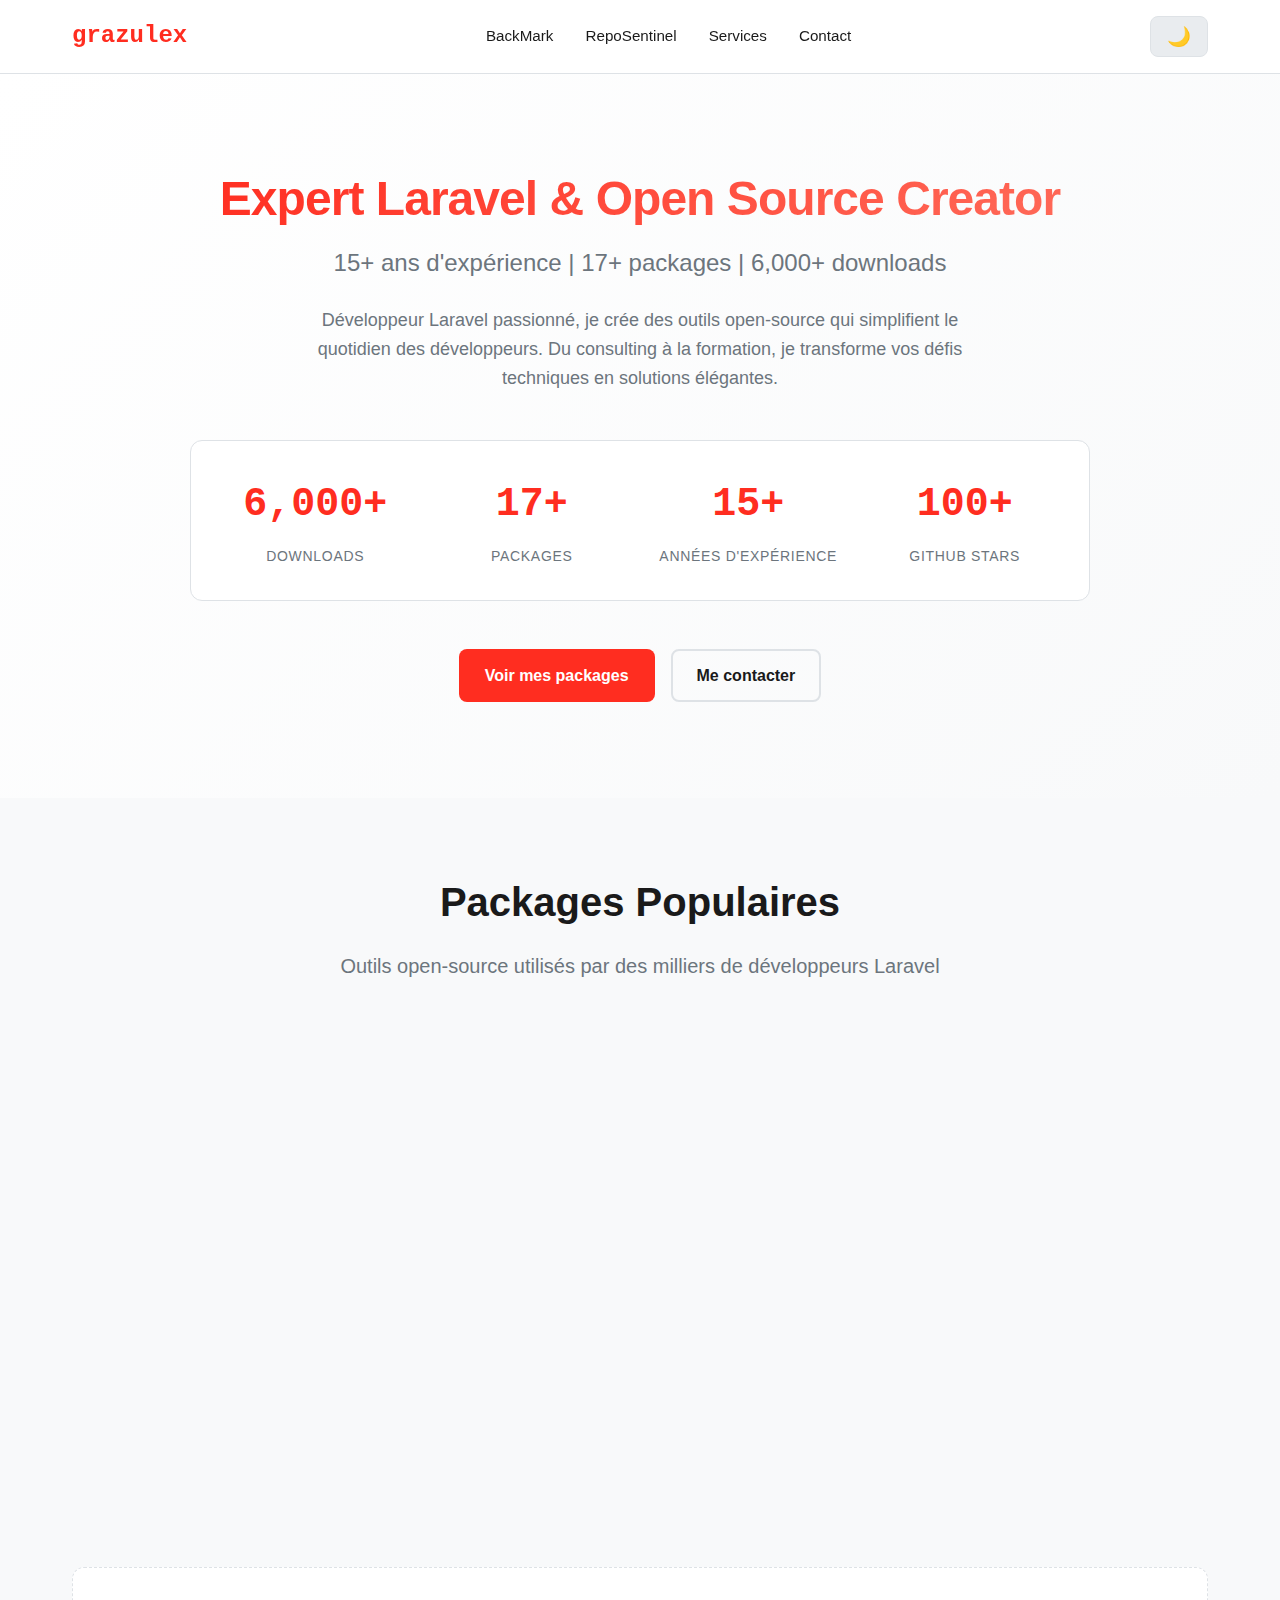
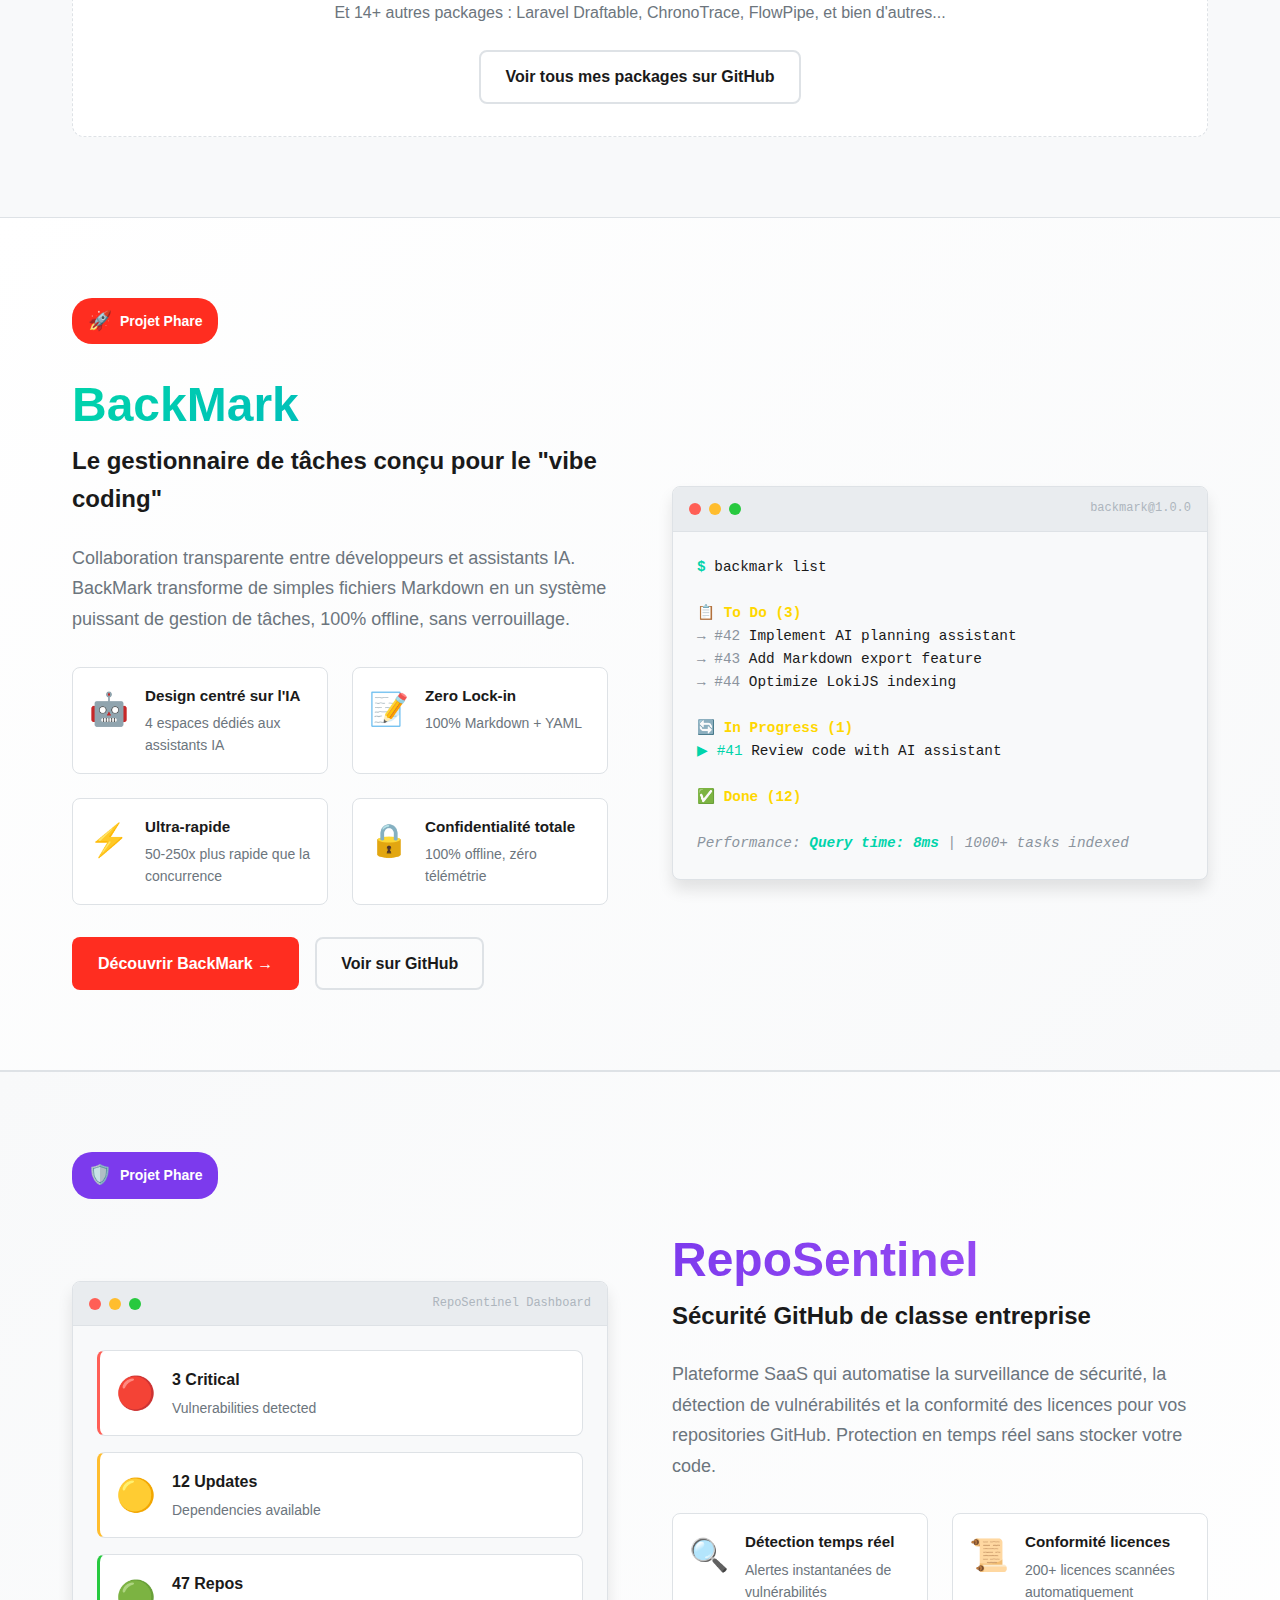
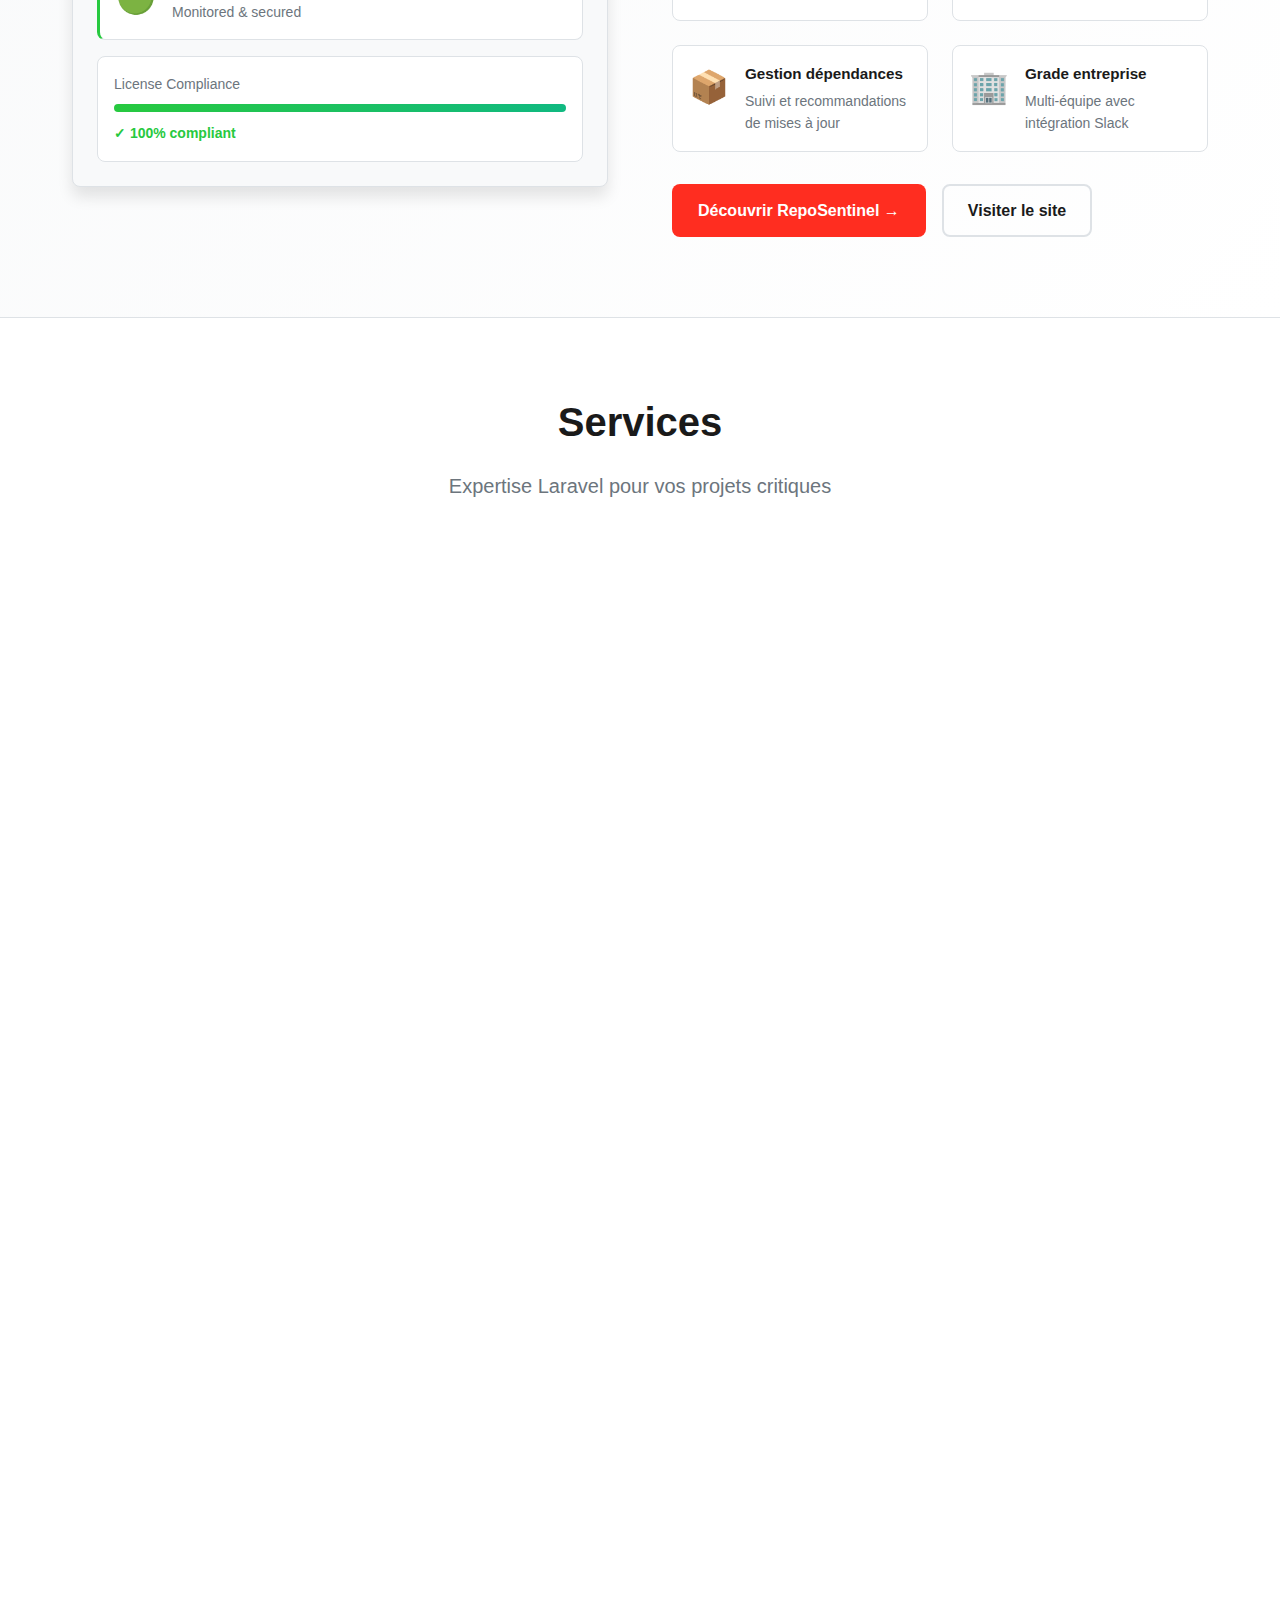
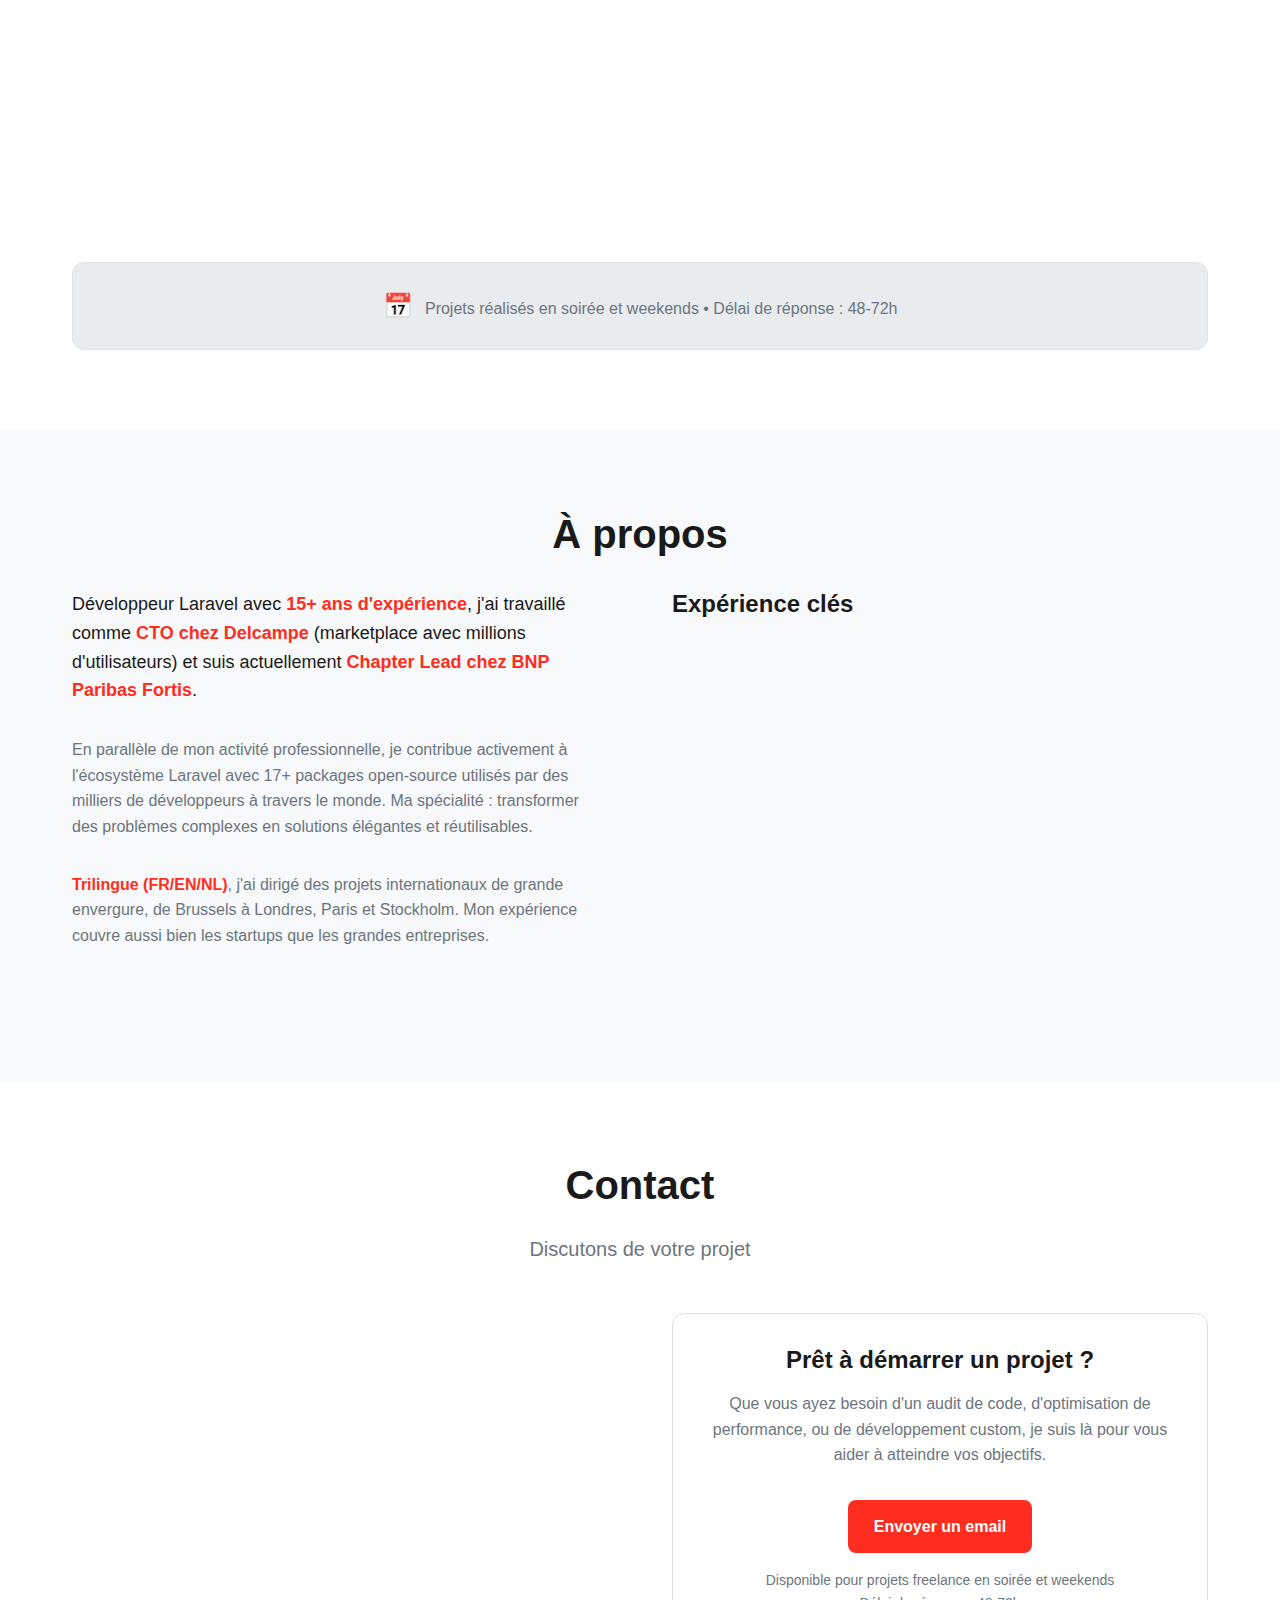
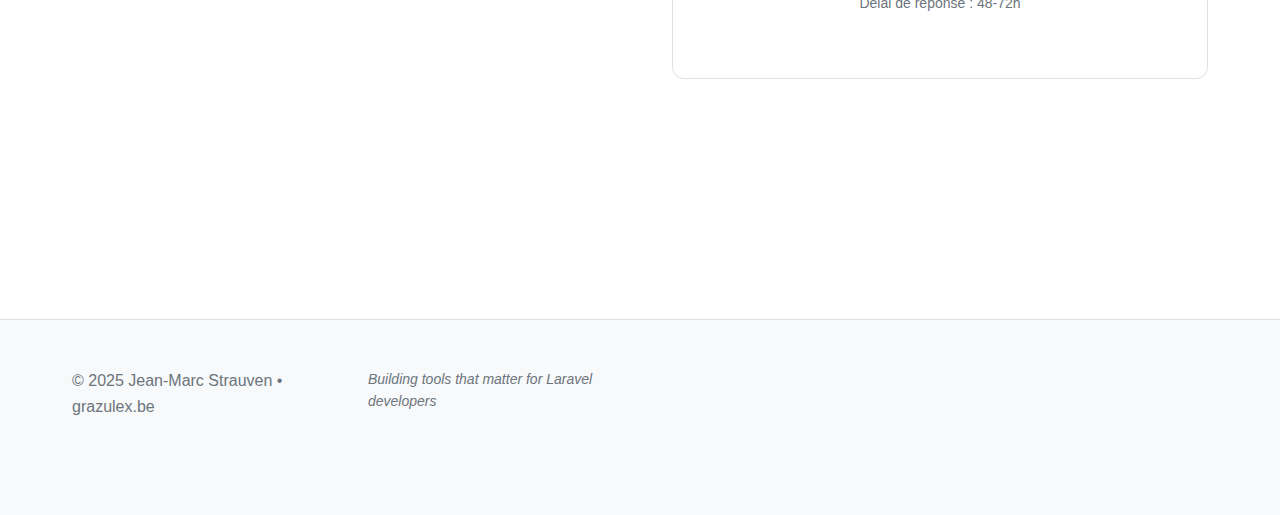
<file: index.html>
<!DOCTYPE html>
<html lang="fr">
<head>
    <meta charset="UTF-8">
    <meta name="viewport" content="width=device-width, initial-scale=1.0">
    <meta name="description" content="Jean-Marc Strauven - Expert Laravel avec 15+ ans d'expérience. Créateur de 17+ packages open-source avec 6000+ téléchargements. Consulting, code audits, et développement Laravel.">
    <meta name="keywords" content="Laravel, PHP, Consulting, Expert Laravel, Open Source, Packages Laravel, Development, Brussels">
    <meta name="author" content="Jean-Marc Strauven">

    <!-- Open Graph -->
    <meta property="og:title" content="Jean-Marc Strauven - Expert Laravel & Open Source Creator">
    <meta property="og:description" content="15+ ans d'expérience | 17+ packages | 6,000+ downloads">
    <meta property="og:type" content="website">
    <meta property="og:url" content="https://grazulex.be">
    <meta property="og:image" content="https://grazulex.be/og-image.png">
    <meta property="og:image:width" content="1200">
    <meta property="og:image:height" content="630">
    <meta property="og:locale" content="fr_BE">

    <!-- Twitter Card -->
    <meta name="twitter:card" content="summary_large_image">
    <meta name="twitter:title" content="Jean-Marc Strauven - Expert Laravel & Open Source Creator">
    <meta name="twitter:description" content="15+ ans d'expérience | 17+ packages | 6,000+ downloads">
    <meta name="twitter:image" content="https://grazulex.be/og-image.png">
    <meta name="twitter:creator" content="@Grazulex">

    <!-- SEO -->
    <link rel="canonical" href="https://grazulex.be">
    <meta name="theme-color" content="#FF2D20">
    <meta name="robots" content="index, follow">

    <title>Jean-Marc Strauven - Expert Laravel & Open Source Creator</title>

    <!-- Favicon -->
    <link rel="icon" type="image/svg+xml" href="favicon.svg">

    <link rel="stylesheet" href="styles.css">

    <!-- Google tag (gtag.js) -->
    <script async src="https://www.googletagmanager.com/gtag/js?id=G-7QKT4YLQB7"></script>
    <script>
      window.dataLayer = window.dataLayer || [];
      function gtag(){dataLayer.push(arguments);}
      gtag('js', new Date());

      gtag('config', 'G-7QKT4YLQB7');
    </script>

    <!-- Structured Data (JSON-LD) -->
    <script type="application/ld+json">
    {
        "@context": "https://schema.org",
        "@type": "Person",
        "name": "Jean-Marc Strauven",
        "url": "https://grazulex.be",
        "image": "https://grazulex.be/og-image.png",
        "sameAs": [
            "https://github.com/Grazulex",
            "https://www.linkedin.com/in/jean-marc-strauven/"
        ],
        "jobTitle": "Chapter Lead & Laravel Expert",
        "worksFor": {
            "@type": "Organization",
            "name": "BNP Paribas Fortis"
        },
        "address": {
            "@type": "PostalAddress",
            "addressLocality": "Brussels",
            "addressCountry": "BE"
        },
        "email": "jms@grazulex.be",
        "knowsLanguage": ["fr", "en", "nl"],
        "description": "Expert Laravel avec 15+ ans d'expérience. Créateur de 17+ packages open-source avec 6000+ téléchargements. Consulting, code audits, et développement Laravel.",
        "knowsAbout": ["Laravel", "PHP", "Software Architecture", "Performance Optimization", "Code Audits"]
    }
    </script>
</head>
<body class="dark-mode">
    <!-- Header with theme toggle -->
    <header>
        <div class="container">
            <a href="index.html" class="logo">grazulex</a>
            <button id="mobile-menu-toggle" class="mobile-menu-toggle" aria-label="Toggle menu">
                <span class="hamburger-icon">☰</span>
            </button>
            <nav class="main-nav">
                <a href="backmark.html" class="nav-link">BackMark</a>
                <a href="reposentinel.html" class="nav-link">RepoSentinel</a>
                <a href="#services" class="nav-link">Services</a>
                <a href="#contact" class="nav-link">Contact</a>
            </nav>
            <button id="theme-toggle" class="theme-toggle" aria-label="Toggle theme">
                <span class="sun-icon">☀️</span>
                <span class="moon-icon">🌙</span>
            </button>
        </div>
    </header>

    <!-- Hero Section -->
    <section class="hero">
        <div class="container">
            <div class="hero-content">
                <h1>Expert Laravel & Open Source Creator</h1>
                <p class="hero-subtitle">15+ ans d'expérience | 17+ packages | 6,000+ downloads</p>
                <p class="hero-description">
                    Développeur Laravel passionné, je crée des outils open-source qui simplifient le quotidien des développeurs.
                    Du consulting à la formation, je transforme vos défis techniques en solutions élégantes.
                </p>

                <div class="hero-stats">
                    <div class="stat">
                        <div class="stat-number">6,000+</div>
                        <div class="stat-label">Downloads</div>
                    </div>
                    <div class="stat">
                        <div class="stat-number">17+</div>
                        <div class="stat-label">Packages</div>
                    </div>
                    <div class="stat">
                        <div class="stat-number">15+</div>
                        <div class="stat-label">Années d'expérience</div>
                    </div>
                    <div class="stat">
                        <div class="stat-number">100+</div>
                        <div class="stat-label">GitHub Stars</div>
                    </div>
                </div>

                <div class="hero-ctas">
                    <a href="#packages" class="btn btn-primary">Voir mes packages</a>
                    <a href="#contact" class="btn btn-secondary">Me contacter</a>
                </div>
            </div>
        </div>
    </section>

    <!-- Popular Packages Section -->
    <section id="packages" class="packages">
        <div class="container">
            <h2>Packages Populaires</h2>
            <p class="section-subtitle">Outils open-source utilisés par des milliers de développeurs Laravel</p>

            <div class="packages-grid">
                <!-- DevToolbox -->
                <div class="package-card">
                    <div class="package-icon">🛠️</div>
                    <h3>Laravel DevToolbox</h3>
                    <div class="package-stats">
                        <span class="badge">2,900+ downloads</span>
                        <span class="badge">⭐ Popular</span>
                    </div>
                    <p class="package-description">
                        Swiss-army CLI pour Laravel. 40+ commandes d'inspection et de debug pour explorer chaque aspect de votre application depuis la ligne de commande.
                    </p>
                    <div class="package-features">
                        <span class="tag">CLI</span>
                        <span class="tag">Debug</span>
                        <span class="tag">Inspection</span>
                    </div>
                    <a href="https://github.com/Grazulex/laravel-devtoolbox" target="_blank" rel="noopener" class="package-link">
                        Voir sur GitHub →
                    </a>
                </div>

                <!-- Atlas -->
                <div class="package-card">
                    <div class="package-icon">🗺️</div>
                    <h3>Laravel Atlas</h3>
                    <div class="package-stats">
                        <span class="badge">874+ downloads</span>
                        <span class="badge">⭐ Featured</span>
                    </div>
                    <p class="package-description">
                        Cartographie automatique de vos projets Laravel. Génère de la documentation, des diagrammes Mermaid et des exports JSON complets de votre architecture.
                    </p>
                    <div class="package-features">
                        <span class="tag">Documentation</span>
                        <span class="tag">Architecture</span>
                        <span class="tag">Diagrammes</span>
                    </div>
                    <a href="https://github.com/Grazulex/laravel-atlas" target="_blank" rel="noopener" class="package-link">
                        Voir sur GitHub →
                    </a>
                </div>

                <!-- ShareLink -->
                <div class="package-card">
                    <div class="package-icon">🔗</div>
                    <h3>Laravel ShareLink</h3>
                    <div class="package-stats">
                        <span class="badge">311+ downloads</span>
                        <span class="badge">⭐ Trending</span>
                    </div>
                    <p class="package-description">
                        Créez et gérez des liens temporaires sécurisés pour vos fichiers et ressources. Single-use, time-limited, et entièrement sécurisé.
                    </p>
                    <div class="package-features">
                        <span class="tag">Security</span>
                        <span class="tag">Files</span>
                        <span class="tag">Sharing</span>
                    </div>
                    <a href="https://github.com/Grazulex/laravel-sharelink" target="_blank" rel="noopener" class="package-link">
                        Voir sur GitHub →
                    </a>
                </div>
            </div>

            <div class="more-packages">
                <p>Et 14+ autres packages : Laravel Draftable, ChronoTrace, FlowPipe, et bien d'autres...</p>
                <a href="https://github.com/Grazulex?tab=repositories" target="_blank" rel="noopener" class="btn btn-secondary">
                    Voir tous mes packages sur GitHub
                </a>
            </div>
        </div>
    </section>

    <!-- BackMark Featured Project -->
    <section id="backmark-featured" class="backmark-featured">
        <div class="container">
            <div class="featured-badge">
                <span class="badge-icon">🚀</span>
                <span>Projet Phare</span>
            </div>

            <div class="backmark-content">
                <div class="backmark-text">
                    <h2>BackMark</h2>
                    <p class="backmark-tagline">Le gestionnaire de tâches conçu pour le "vibe coding"</p>
                    <p class="backmark-description">
                        Collaboration transparente entre développeurs et assistants IA. BackMark transforme de simples fichiers Markdown
                        en un système puissant de gestion de tâches, 100% offline, sans verrouillage.
                    </p>

                    <div class="backmark-highlights">
                        <div class="highlight-item">
                            <span class="highlight-icon">🤖</span>
                            <div>
                                <strong>Design centré sur l'IA</strong>
                                <p>4 espaces dédiés aux assistants IA</p>
                            </div>
                        </div>
                        <div class="highlight-item">
                            <span class="highlight-icon">📝</span>
                            <div>
                                <strong>Zero Lock-in</strong>
                                <p>100% Markdown + YAML</p>
                            </div>
                        </div>
                        <div class="highlight-item">
                            <span class="highlight-icon">⚡</span>
                            <div>
                                <strong>Ultra-rapide</strong>
                                <p>50-250x plus rapide que la concurrence</p>
                            </div>
                        </div>
                        <div class="highlight-item">
                            <span class="highlight-icon">🔒</span>
                            <div>
                                <strong>Confidentialité totale</strong>
                                <p>100% offline, zéro télémétrie</p>
                            </div>
                        </div>
                    </div>

                    <div class="backmark-ctas">
                        <a href="backmark.html" class="btn btn-primary">Découvrir BackMark →</a>
                        <a href="https://github.com/Grazulex/backmark" target="_blank" rel="noopener" class="btn btn-secondary">
                            Voir sur GitHub
                        </a>
                    </div>
                </div>

                <div class="backmark-visual">
                    <div class="cli-window">
                        <div class="cli-header">
                            <span class="cli-dot red"></span>
                            <span class="cli-dot yellow"></span>
                            <span class="cli-dot green"></span>
                            <span class="cli-title">backmark@1.0.0</span>
                        </div>
                        <div class="cli-body">
                            <pre><code><span class="cli-prompt">$</span> backmark list

<span class="cli-section">📋 To Do (3)</span>
<span class="cli-task">→ #42</span> Implement AI planning assistant
<span class="cli-task">→ #43</span> Add Markdown export feature
<span class="cli-task">→ #44</span> Optimize LokiJS indexing

<span class="cli-section">🔄 In Progress (1)</span>
<span class="cli-task-active">▶ #41</span> Review code with AI assistant

<span class="cli-section">✅ Done (12)</span>

<span class="cli-stats">Performance: <span class="cli-highlight">Query time: 8ms</span> | 1000+ tasks indexed</span></code></pre>
                        </div>
                    </div>
                </div>
            </div>
        </div>
    </section>

    <!-- RepoSentinel Featured Project -->
    <section id="reposentinel-featured" class="reposentinel-featured">
        <div class="container">
            <div class="featured-badge reposentinel-badge">
                <span class="badge-icon">🛡️</span>
                <span>Projet Phare</span>
            </div>

            <div class="reposentinel-content">
                <div class="reposentinel-visual">
                    <div class="dashboard-mockup">
                        <div class="dashboard-header">
                            <div class="dashboard-dots">
                                <span class="dash-dot red"></span>
                                <span class="dash-dot yellow"></span>
                                <span class="dash-dot green"></span>
                            </div>
                            <span class="dashboard-title">RepoSentinel Dashboard</span>
                        </div>
                        <div class="dashboard-body">
                            <div class="dashboard-stat critical">
                                <span class="stat-icon-large">🔴</span>
                                <div class="stat-info">
                                    <strong>3 Critical</strong>
                                    <span>Vulnerabilities detected</span>
                                </div>
                            </div>
                            <div class="dashboard-stat warning">
                                <span class="stat-icon-large">🟡</span>
                                <div class="stat-info">
                                    <strong>12 Updates</strong>
                                    <span>Dependencies available</span>
                                </div>
                            </div>
                            <div class="dashboard-stat success">
                                <span class="stat-icon-large">🟢</span>
                                <div class="stat-info">
                                    <strong>47 Repos</strong>
                                    <span>Monitored & secured</span>
                                </div>
                            </div>
                            <div class="dashboard-licenses">
                                <div class="license-title">License Compliance</div>
                                <div class="license-bar">
                                    <div class="license-fill"></div>
                                </div>
                                <span class="license-status">✓ 100% compliant</span>
                            </div>
                        </div>
                    </div>
                </div>

                <div class="reposentinel-text">
                    <h2>RepoSentinel</h2>
                    <p class="reposentinel-tagline">Sécurité GitHub de classe entreprise</p>
                    <p class="reposentinel-description">
                        Plateforme SaaS qui automatise la surveillance de sécurité, la détection de vulnérabilités et la conformité
                        des licences pour vos repositories GitHub. Protection en temps réel sans stocker votre code.
                    </p>

                    <div class="reposentinel-highlights">
                        <div class="highlight-item">
                            <span class="highlight-icon">🔍</span>
                            <div>
                                <strong>Détection temps réel</strong>
                                <p>Alertes instantanées de vulnérabilités</p>
                            </div>
                        </div>
                        <div class="highlight-item">
                            <span class="highlight-icon">📜</span>
                            <div>
                                <strong>Conformité licences</strong>
                                <p>200+ licences scannées automatiquement</p>
                            </div>
                        </div>
                        <div class="highlight-item">
                            <span class="highlight-icon">📦</span>
                            <div>
                                <strong>Gestion dépendances</strong>
                                <p>Suivi et recommandations de mises à jour</p>
                            </div>
                        </div>
                        <div class="highlight-item">
                            <span class="highlight-icon">🏢</span>
                            <div>
                                <strong>Grade entreprise</strong>
                                <p>Multi-équipe avec intégration Slack</p>
                            </div>
                        </div>
                    </div>

                    <div class="reposentinel-ctas">
                        <a href="reposentinel.html" class="btn btn-primary">Découvrir RepoSentinel →</a>
                        <a href="https://reposentinel.com" target="_blank" rel="noopener" class="btn btn-secondary">
                            Visiter le site
                        </a>
                    </div>
                </div>
            </div>
        </div>
    </section>

    <!-- Services Section -->
    <section id="services" class="services">
        <div class="container">
            <h2>Services</h2>
            <p class="section-subtitle">Expertise Laravel pour vos projets critiques</p>

            <div class="services-grid">
                <!-- Code Audit -->
                <div class="service-card">
                    <div class="service-icon">🔍</div>
                    <h3>Code Audits & Architecture Review</h3>
                    <p class="service-description">
                        Analyse complète de votre codebase Laravel avec documentation architecture,
                        identification des bottlenecks de performance, et recommandations sécurité & compliance.
                    </p>
                    <ul class="service-details">
                        <li>Analyse complète du codebase</li>
                        <li>Documentation architecture</li>
                        <li>Recommandations sécurité</li>
                        <li>Roadmap d'améliorations</li>
                    </ul>
                    <div class="service-pricing">
                        <span class="duration">2-3 jours</span>
                        <span class="price">€2,500</span>
                    </div>
                </div>

                <!-- Performance -->
                <div class="service-card">
                    <div class="service-icon">⚡</div>
                    <h3>Performance Optimization</h3>
                    <p class="service-description">
                        Optimisation requêtes database (N+1 detection), stratégies caching (Redis, Memcached),
                        optimisation queues & jobs, load testing & profiling.
                    </p>
                    <ul class="service-details">
                        <li>Optimisation database (N+1)</li>
                        <li>Stratégies caching avancées</li>
                        <li>Queues & background jobs</li>
                        <li>Load testing & profiling</li>
                    </ul>
                    <div class="service-pricing">
                        <span class="price">Sur devis</span>
                    </div>
                </div>

                <!-- Development -->
                <div class="service-card">
                    <div class="service-icon">🏗️</div>
                    <h3>Custom Laravel Development</h3>
                    <p class="service-description">
                        Applications from scratch, extension de systèmes existants, architecture scalable,
                        et clean code avec best practices Laravel.
                    </p>
                    <ul class="service-details">
                        <li>Applications from scratch</li>
                        <li>Extension systèmes existants</li>
                        <li>Architecture scalable</li>
                        <li>Clean code & best practices</li>
                    </ul>
                    <div class="service-pricing">
                        <span class="price">€8,000 - €15,000</span>
                    </div>
                </div>

                <!-- Package Development -->
                <div class="service-card">
                    <div class="service-icon">📦</div>
                    <h3>Custom Package Development</h3>
                    <p class="service-description">
                        Création d'outils internes sur mesure, intégrations API, wrappers pour services tiers,
                        et packages réutilisables pour votre organisation.
                    </p>
                    <ul class="service-details">
                        <li>Outils internes sur mesure</li>
                        <li>Intégrations API</li>
                        <li>Wrappers services tiers</li>
                        <li>Documentation complète</li>
                    </ul>
                    <div class="service-pricing">
                        <span class="price">€5,000 - €10,000</span>
                    </div>
                </div>

                <!-- Training -->
                <div class="service-card">
                    <div class="service-icon">👨‍🏫</div>
                    <h3>Team Training & Consulting</h3>
                    <p class="service-description">
                        Formation d'équipes sur les best practices Laravel, clean architecture,
                        stratégies de testing (PHPUnit, Pest), et performance optimization.
                    </p>
                    <ul class="service-details">
                        <li>Laravel best practices</li>
                        <li>Clean architecture</li>
                        <li>Testing strategies</li>
                        <li>Performance optimization</li>
                    </ul>
                    <div class="service-pricing">
                        <span class="price">€1,500/jour</span>
                    </div>
                </div>
            </div>

            <div class="availability-note">
                <span class="availability-icon">📅</span>
                <p>Projets réalisés en soirée et weekends • Délai de réponse : 48-72h</p>
            </div>
        </div>
    </section>

    <!-- About Section -->
    <section id="about" class="about">
        <div class="container">
            <h2>À propos</h2>
            <div class="about-content">
                <div class="about-text">
                    <p class="lead">
                        Développeur Laravel avec <strong>15+ ans d'expérience</strong>, j'ai travaillé comme <strong>CTO chez Delcampe</strong>
                        (marketplace avec millions d'utilisateurs) et suis actuellement <strong>Chapter Lead chez BNP Paribas Fortis</strong>.
                    </p>
                    <p>
                        En parallèle de mon activité professionnelle, je contribue activement à l'écosystème Laravel avec 17+ packages open-source
                        utilisés par des milliers de développeurs à travers le monde. Ma spécialité : transformer des problèmes complexes
                        en solutions élégantes et réutilisables.
                    </p>
                    <p>
                        <strong>Trilingue (FR/EN/NL)</strong>, j'ai dirigé des projets internationaux de grande envergure,
                        de Brussels à Londres, Paris et Stockholm. Mon expérience couvre aussi bien les startups que les grandes entreprises.
                    </p>
                </div>

                <div class="timeline">
                    <h3>Expérience clés</h3>
                    <div class="timeline-item">
                        <div class="timeline-year">2023 - Présent</div>
                        <div class="timeline-content">
                            <strong>Chapter Lead</strong>
                            <span>BNP Paribas Fortis</span>
                        </div>
                    </div>
                    <div class="timeline-item">
                        <div class="timeline-year">2017 - 2021</div>
                        <div class="timeline-content">
                            <strong>ICT Manager</strong>
                            <span>Ipex Group - Digitalisation documents (4-5M docs/jour)</span>
                        </div>
                    </div>
                    <div class="timeline-item">
                        <div class="timeline-year">2015 - 2016</div>
                        <div class="timeline-content">
                            <strong>CTO</strong>
                            <span>Delcampe - Marketplace avec millions d'utilisateurs</span>
                        </div>
                    </div>
                    <div class="timeline-item">
                        <div class="timeline-year">2010 - 2014</div>
                        <div class="timeline-content">
                            <strong>ICT Project Manager</strong>
                            <span>Sodexo - Projets internationaux (Brussels, London, Paris, Stockholm)</span>
                        </div>
                    </div>
                </div>
            </div>
        </div>
    </section>

    <!-- Contact Section -->
    <section id="contact" class="contact">
        <div class="container">
            <h2>Contact</h2>
            <p class="section-subtitle">Discutons de votre projet</p>

            <div class="contact-content">
                <div class="contact-info">
                    <div class="contact-item">
                        <span class="contact-icon">📧</span>
                        <div>
                            <strong>Email</strong>
                            <a href="mailto:jms@grazulex.be">jms@grazulex.be</a>
                        </div>
                    </div>

                    <div class="contact-item">
                        <span class="contact-icon">🐙</span>
                        <div>
                            <strong>GitHub</strong>
                            <a href="https://github.com/Grazulex" target="_blank" rel="noopener">github.com/Grazulex</a>
                        </div>
                    </div>

                    <div class="contact-item">
                        <span class="contact-icon">💼</span>
                        <div>
                            <strong>LinkedIn</strong>
                            <a href="https://www.linkedin.com/in/jean-marc-strauven/" target="_blank" rel="noopener">linkedin.com/in/jean-marc-strauven</a>
                        </div>
                    </div>

                    <div class="contact-item">
                        <span class="contact-icon">📍</span>
                        <div>
                            <strong>Location</strong>
                            <span>Brussels, Belgium</span>
                        </div>
                    </div>

                    <div class="contact-item">
                        <span class="contact-icon">🌍</span>
                        <div>
                            <strong>Langues</strong>
                            <span>Français • English • Nederlands</span>
                        </div>
                    </div>
                </div>

                <div class="contact-cta">
                    <div class="cta-box">
                        <h3>Prêt à démarrer un projet ?</h3>
                        <p>Que vous ayez besoin d'un audit de code, d'optimisation de performance, ou de développement custom,
                        je suis là pour vous aider à atteindre vos objectifs.</p>
                        <a href="mailto:jms@grazulex.be" class="btn btn-primary">Envoyer un email</a>
                        <p class="response-time">Disponible pour projets freelance en soirée et weekends<br>Délai de réponse : 48-72h</p>
                    </div>
                </div>
            </div>
        </div>
    </section>

    <!-- Footer -->
    <footer>
        <div class="container">
            <div class="footer-content">
                <p>&copy; 2025 Jean-Marc Strauven • grazulex.be</p>
                <p class="footer-tagline">Building tools that matter for Laravel developers</p>
            </div>
        </div>
    </footer>

    <script src="script.js"></script>
</body>
</html>
</file>
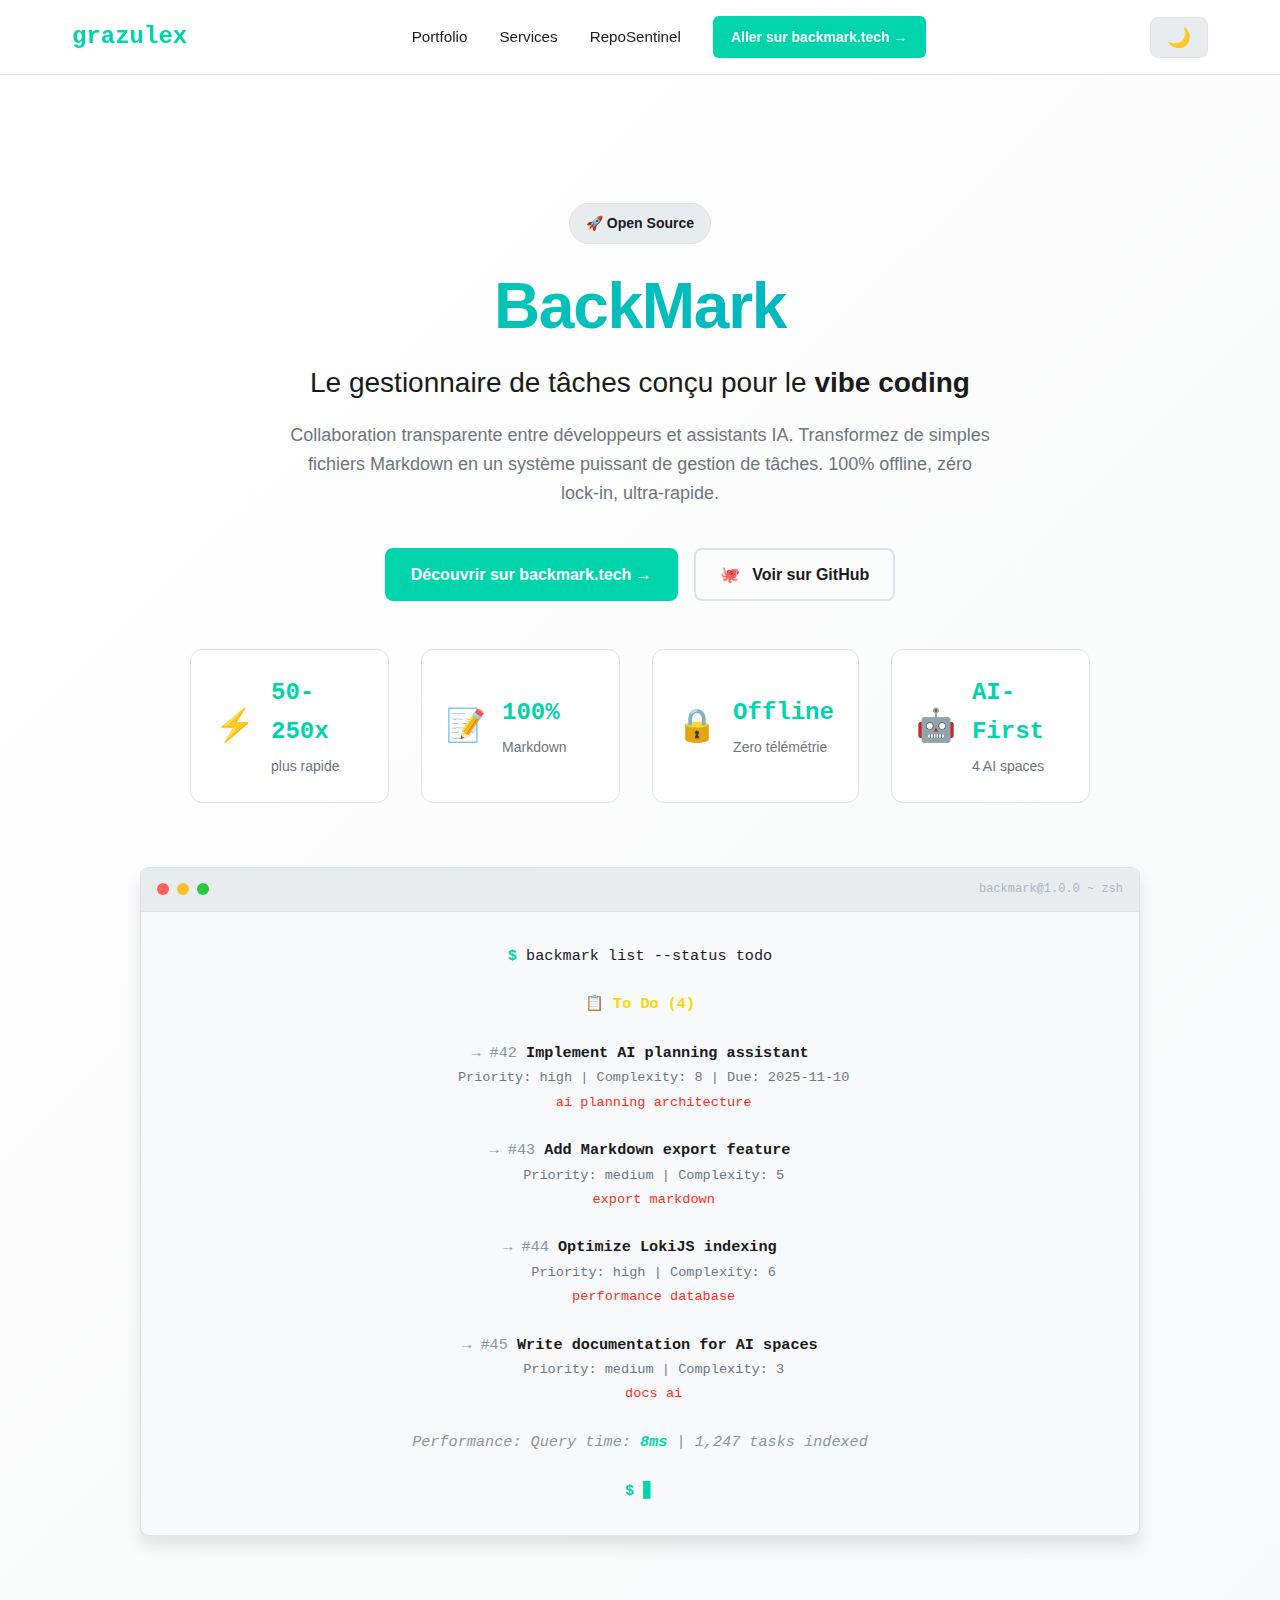
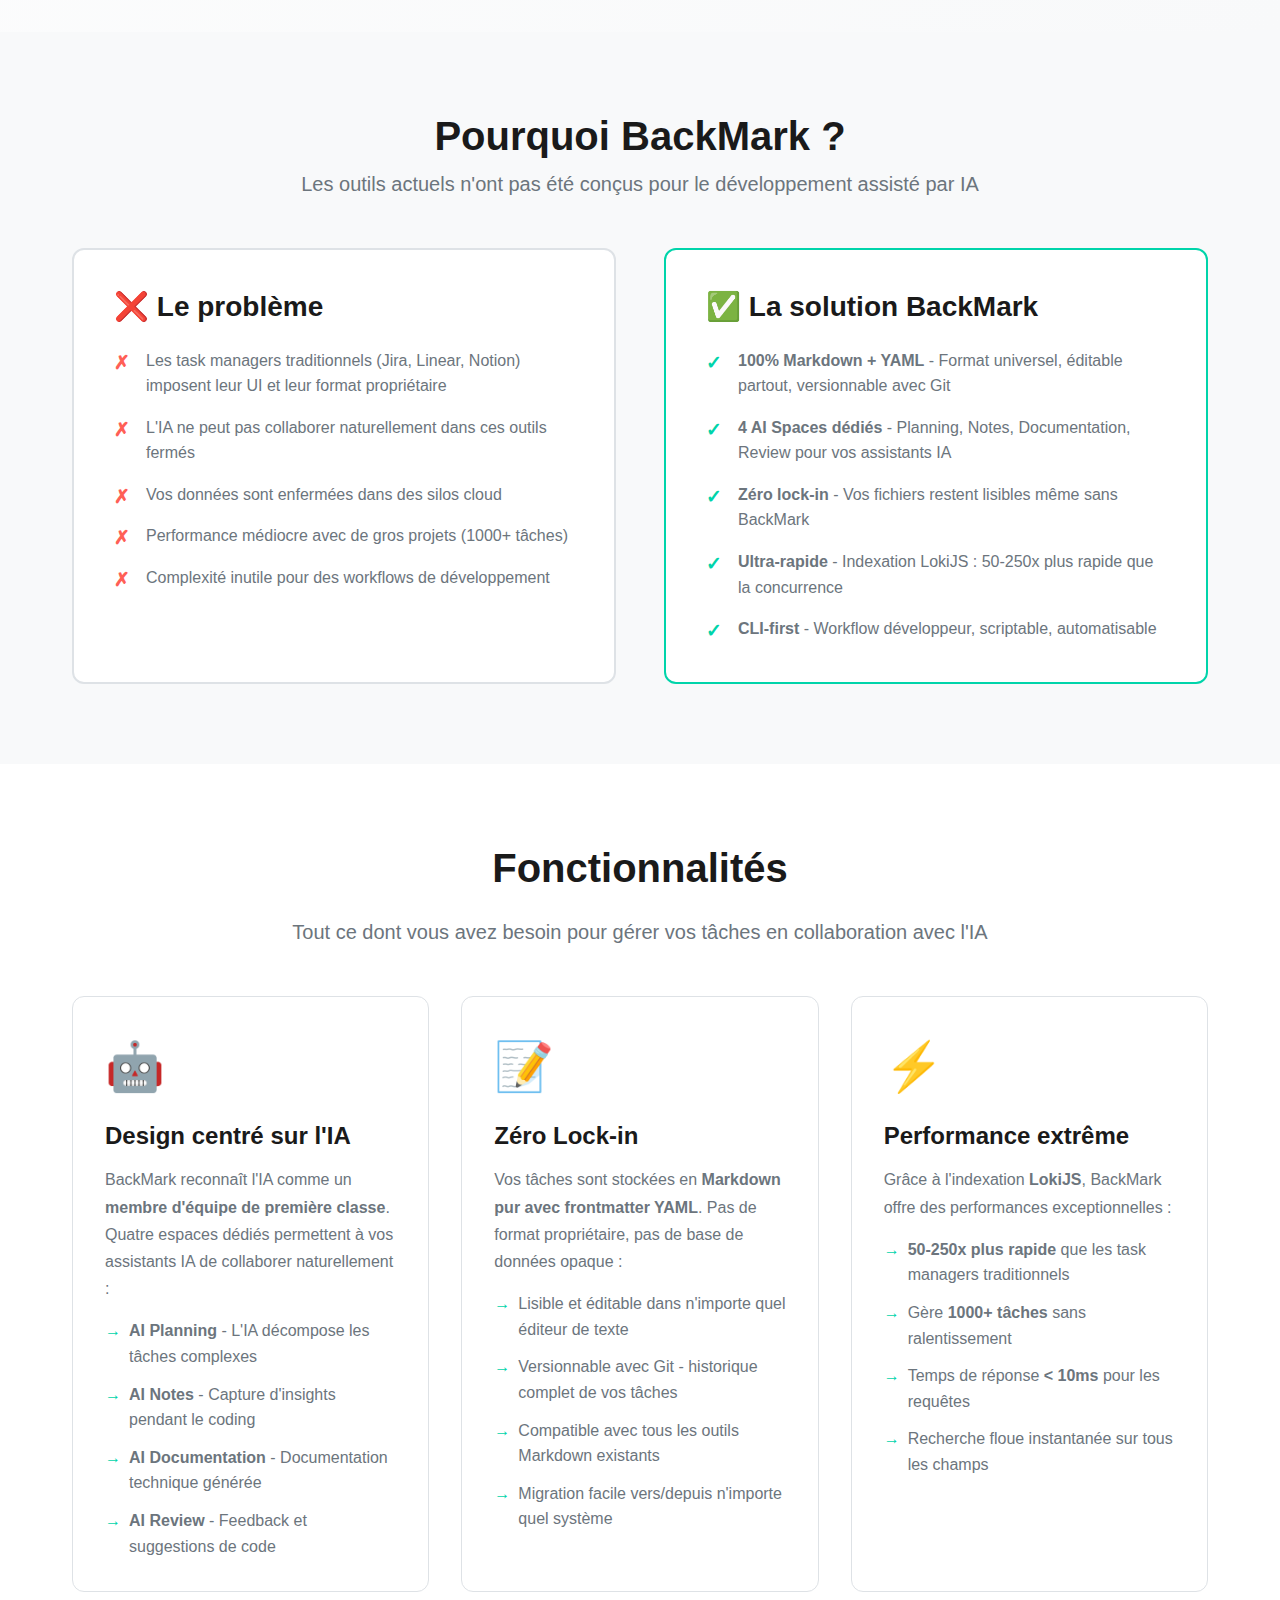
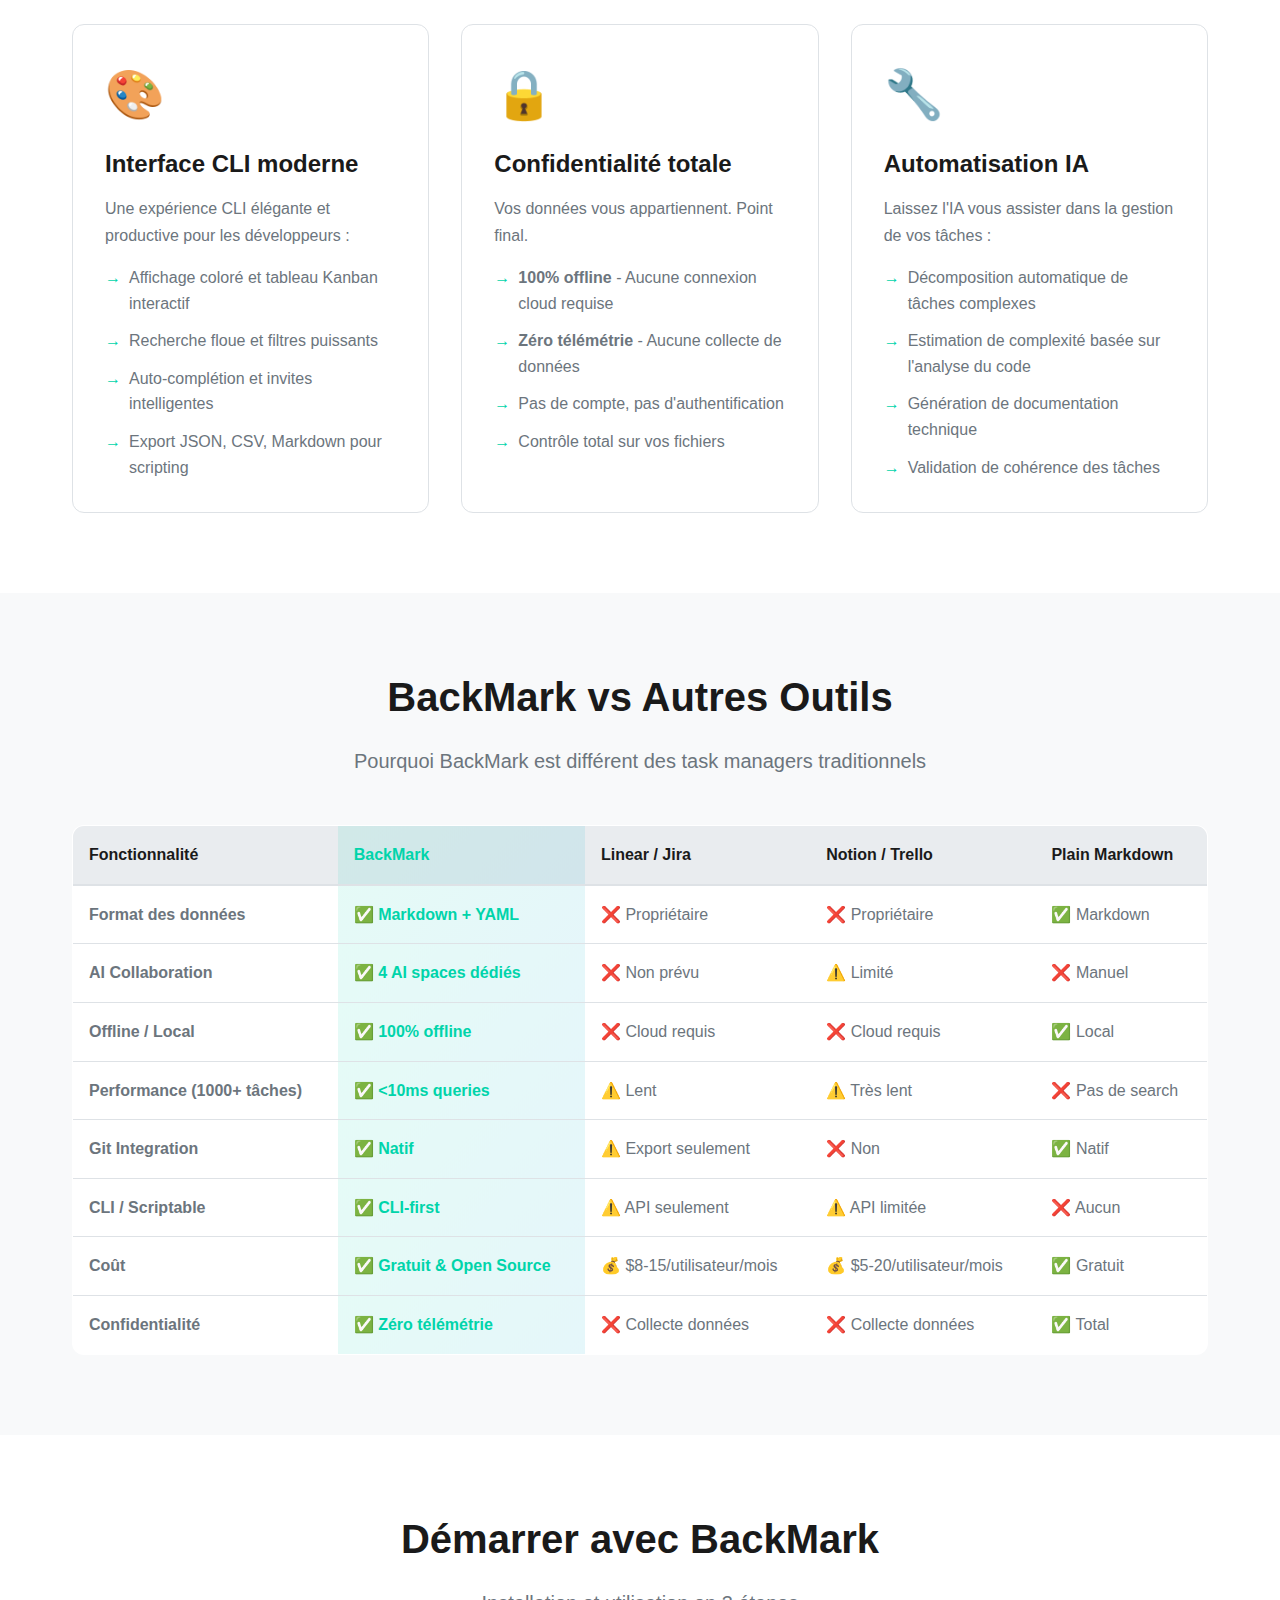
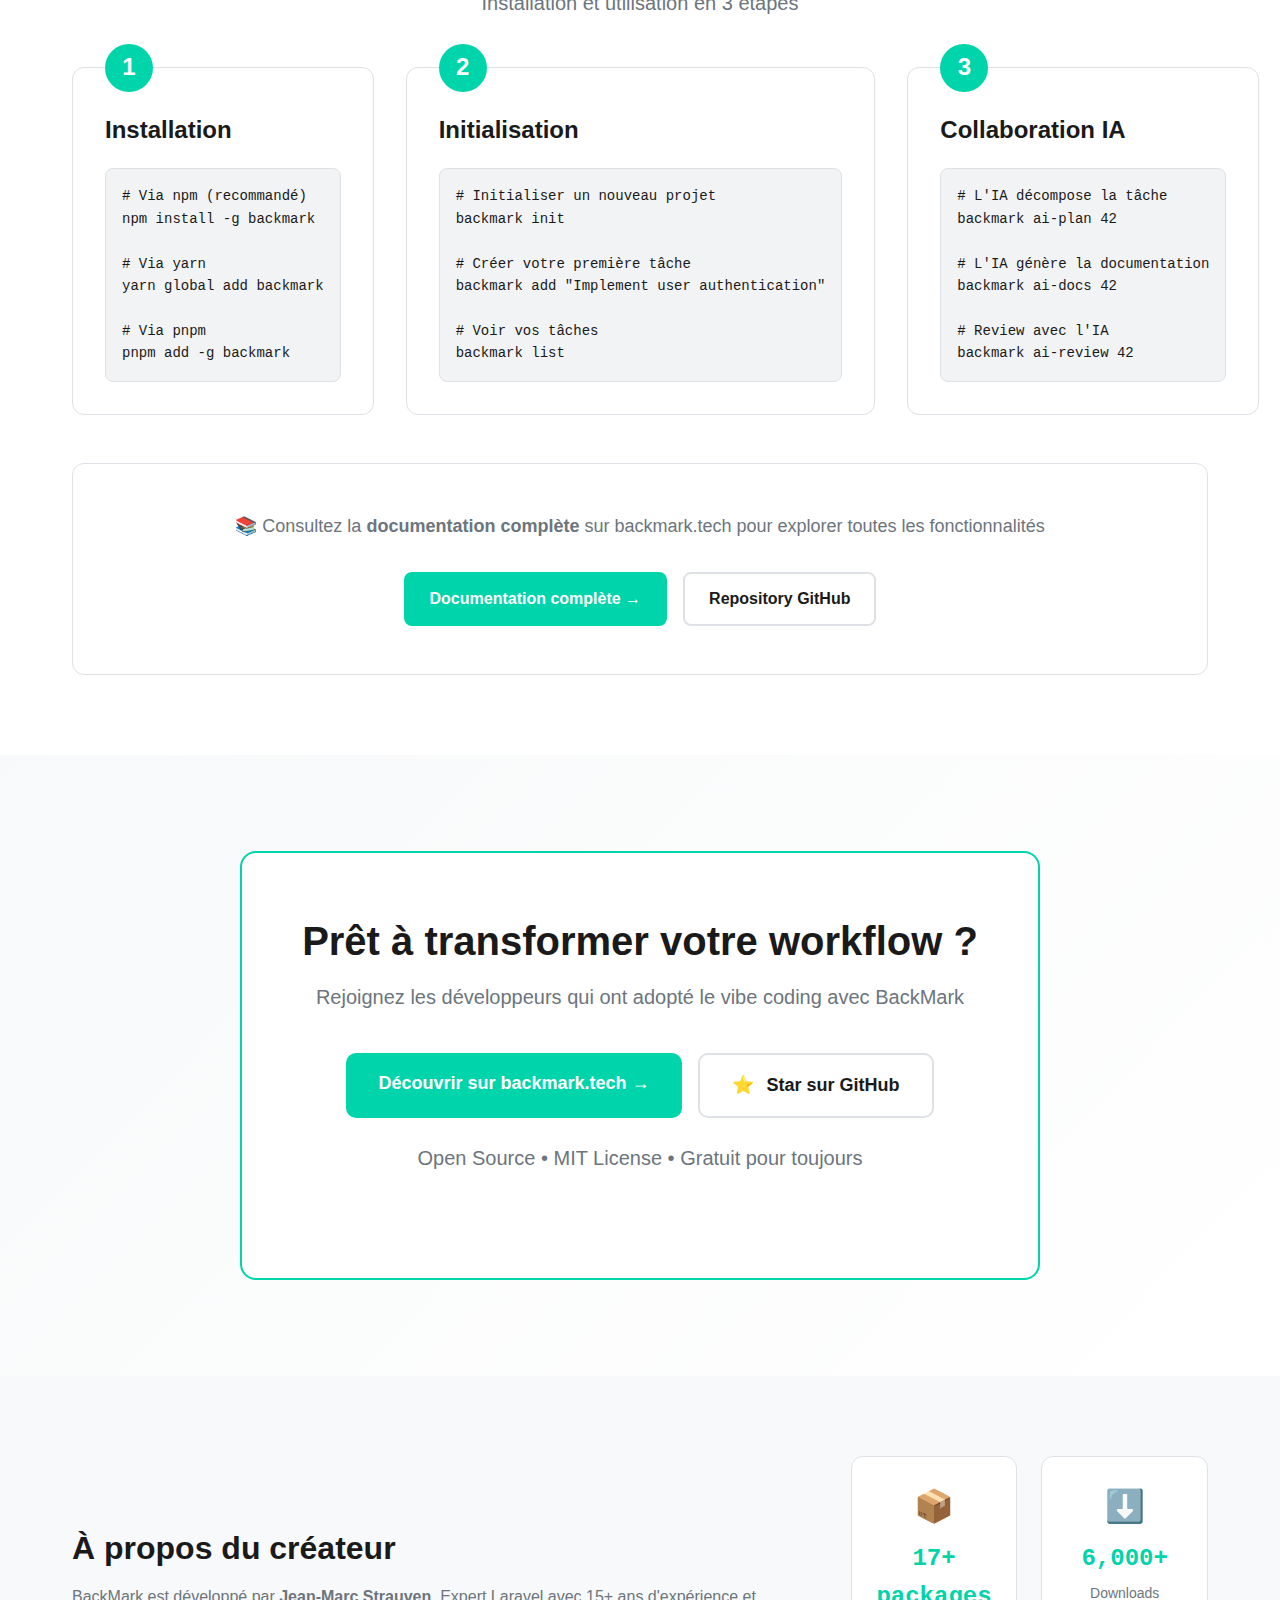
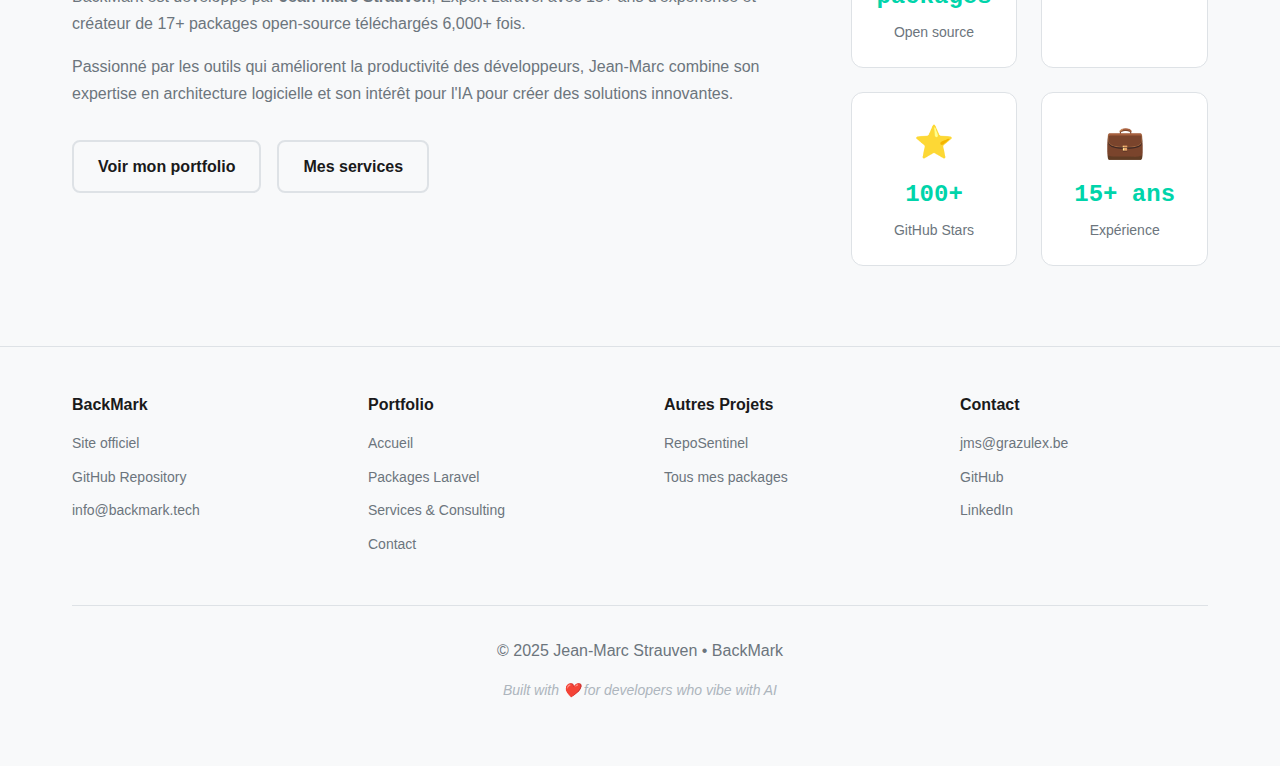
<file: backmark.html>
<!DOCTYPE html>
<html lang="fr">
<head>
    <meta charset="UTF-8">
    <meta name="viewport" content="width=device-width, initial-scale=1.0">
    <meta name="description" content="BackMark - Gestionnaire de tâches CLI pour le vibe coding. Collaboration développeur-IA, 100% Markdown, zéro lock-in, ultra-rapide.">
    <meta name="keywords" content="BackMark, Task Manager, CLI, AI Coding, Vibe Coding, Markdown, Developer Tools, Productivity">
    <meta name="author" content="Jean-Marc Strauven">

    <!-- Open Graph -->
    <meta property="og:title" content="BackMark - Task Manager pour le Vibe Coding">
    <meta property="og:description" content="Gestionnaire de tâches CLI conçu pour la collaboration développeur-IA. 100% Markdown, offline, ultra-rapide.">
    <meta property="og:type" content="website">
    <meta property="og:url" content="https://grazulex.be/backmark">
    <meta property="og:image" content="https://grazulex.be/og-image.png">
    <meta property="og:locale" content="fr_BE">

    <!-- Twitter Card -->
    <meta name="twitter:card" content="summary_large_image">
    <meta name="twitter:title" content="BackMark - Task Manager pour le Vibe Coding">
    <meta name="twitter:description" content="Gestionnaire de tâches CLI conçu pour la collaboration développeur-IA">
    <meta name="twitter:image" content="https://grazulex.be/og-image.png">
    <meta name="twitter:creator" content="@Grazulex">

    <!-- SEO -->
    <link rel="canonical" href="https://grazulex.be/backmark">
    <meta name="theme-color" content="#00D4AA">
    <meta name="robots" content="index, follow">

    <title>BackMark - Task Manager pour le Vibe Coding | Jean-Marc Strauven</title>

    <!-- Favicon -->
    <link rel="icon" type="image/svg+xml" href="favicon.svg">

    <link rel="stylesheet" href="styles.css">

    <!-- Google tag (gtag.js) -->
    <script async src="https://www.googletagmanager.com/gtag/js?id=G-7QKT4YLQB7"></script>
    <script>
      window.dataLayer = window.dataLayer || [];
      function gtag(){dataLayer.push(arguments);}
      gtag('js', new Date());

      gtag('config', 'G-7QKT4YLQB7');
    </script>

    <!-- Structured Data (JSON-LD) -->
    <script type="application/ld+json">
    {
        "@context": "https://schema.org",
        "@type": "SoftwareApplication",
        "name": "BackMark",
        "applicationCategory": "DeveloperApplication",
        "operatingSystem": "Linux, macOS, Windows",
        "offers": {
            "@type": "Offer",
            "price": "0",
            "priceCurrency": "USD"
        },
        "author": {
            "@type": "Person",
            "name": "Jean-Marc Strauven",
            "url": "https://grazulex.be"
        },
        "description": "Gestionnaire de tâches CLI pour le vibe coding. Collaboration développeur-IA, 100% Markdown, zéro lock-in.",
        "screenshot": "https://backmark.tech/screenshot.png",
        "softwareVersion": "1.0.0",
        "aggregateRating": {
            "@type": "AggregateRating",
            "ratingValue": "5.0",
            "ratingCount": "1"
        }
    }
    </script>
</head>
<body class="dark-mode backmark-page">
    <!-- Header -->
    <header>
        <div class="container">
            <a href="index.html" class="logo">grazulex</a>
            <button id="mobile-menu-toggle" class="mobile-menu-toggle" aria-label="Toggle menu">
                <span class="hamburger-icon">☰</span>
            </button>
            <nav class="main-nav">
                <a href="index.html" class="nav-link">Portfolio</a>
                <a href="index.html#services" class="nav-link">Services</a>
                <a href="reposentinel.html" class="nav-link">RepoSentinel</a>
                <a href="https://backmark.tech" target="_blank" rel="noopener" class="btn btn-primary-small">Aller sur backmark.tech →</a>
            </nav>
            <button id="theme-toggle" class="theme-toggle" aria-label="Toggle theme">
                <span class="sun-icon">☀️</span>
                <span class="moon-icon">🌙</span>
            </button>
        </div>
    </header>

    <!-- Hero Section -->
    <section class="backmark-hero">
        <div class="container">
            <div class="backmark-hero-content">
                <div class="hero-badge">
                    <span>🚀 Open Source</span>
                </div>
                <h1>BackMark</h1>
                <p class="hero-tagline">Le gestionnaire de tâches conçu pour le <strong>vibe coding</strong></p>
                <p class="hero-description">
                    Collaboration transparente entre développeurs et assistants IA. Transformez de simples fichiers Markdown
                    en un système puissant de gestion de tâches. 100% offline, zéro lock-in, ultra-rapide.
                </p>

                <div class="hero-ctas">
                    <a href="https://backmark.tech" target="_blank" rel="noopener" class="btn btn-primary">
                        Découvrir sur backmark.tech →
                    </a>
                    <a href="https://github.com/Grazulex/backmark" target="_blank" rel="noopener" class="btn btn-secondary">
                        <span class="btn-icon">🐙</span> Voir sur GitHub
                    </a>
                </div>

                <div class="hero-stats">
                    <div class="stat-item">
                        <span class="stat-icon">⚡</span>
                        <div>
                            <strong>50-250x</strong>
                            <span>plus rapide</span>
                        </div>
                    </div>
                    <div class="stat-item">
                        <span class="stat-icon">📝</span>
                        <div>
                            <strong>100%</strong>
                            <span>Markdown</span>
                        </div>
                    </div>
                    <div class="stat-item">
                        <span class="stat-icon">🔒</span>
                        <div>
                            <strong>Offline</strong>
                            <span>Zero télémétrie</span>
                        </div>
                    </div>
                    <div class="stat-item">
                        <span class="stat-icon">🤖</span>
                        <div>
                            <strong>AI-First</strong>
                            <span>4 AI spaces</span>
                        </div>
                    </div>
                </div>
            </div>

            <!-- CLI Demo Window -->
            <div class="cli-demo-large">
                <div class="cli-window">
                    <div class="cli-header">
                        <span class="cli-dot red"></span>
                        <span class="cli-dot yellow"></span>
                        <span class="cli-dot green"></span>
                        <span class="cli-title">backmark@1.0.0 ~ zsh</span>
                    </div>
                    <div class="cli-body">
                        <pre><code><span class="cli-prompt">$</span> backmark list --status todo

<span class="cli-section">📋 To Do (4)</span>

<span class="cli-task">→ #42</span> <strong>Implement AI planning assistant</strong>
   <span class="cli-meta">Priority: high | Complexity: 8 | Due: 2025-11-10</span>
   <span class="cli-tags">ai planning architecture</span>

<span class="cli-task">→ #43</span> <strong>Add Markdown export feature</strong>
   <span class="cli-meta">Priority: medium | Complexity: 5</span>
   <span class="cli-tags">export markdown</span>

<span class="cli-task">→ #44</span> <strong>Optimize LokiJS indexing</strong>
   <span class="cli-meta">Priority: high | Complexity: 6</span>
   <span class="cli-tags">performance database</span>

<span class="cli-task">→ #45</span> <strong>Write documentation for AI spaces</strong>
   <span class="cli-meta">Priority: medium | Complexity: 3</span>
   <span class="cli-tags">docs ai</span>

<span class="cli-stats">Performance: Query time: <span class="cli-highlight">8ms</span> | 1,247 tasks indexed</span>

<span class="cli-prompt">$</span> <span class="cli-cursor">▋</span></code></pre>
                    </div>
                </div>
            </div>
        </div>
    </section>

    <!-- Problem/Solution Section -->
    <section class="problem-solution">
        <div class="container">
            <div class="section-header">
                <h2>Pourquoi BackMark ?</h2>
                <p class="section-subtitle">Les outils actuels n'ont pas été conçus pour le développement assisté par IA</p>
            </div>

            <div class="ps-grid">
                <div class="problem-box">
                    <h3>❌ Le problème</h3>
                    <ul class="problem-list">
                        <li>Les task managers traditionnels (Jira, Linear, Notion) imposent leur UI et leur format propriétaire</li>
                        <li>L'IA ne peut pas collaborer naturellement dans ces outils fermés</li>
                        <li>Vos données sont enfermées dans des silos cloud</li>
                        <li>Performance médiocre avec de gros projets (1000+ tâches)</li>
                        <li>Complexité inutile pour des workflows de développement</li>
                    </ul>
                </div>

                <div class="solution-box">
                    <h3>✅ La solution BackMark</h3>
                    <ul class="solution-list">
                        <li><strong>100% Markdown + YAML</strong> - Format universel, éditable partout, versionnable avec Git</li>
                        <li><strong>4 AI Spaces dédiés</strong> - Planning, Notes, Documentation, Review pour vos assistants IA</li>
                        <li><strong>Zéro lock-in</strong> - Vos fichiers restent lisibles même sans BackMark</li>
                        <li><strong>Ultra-rapide</strong> - Indexation LokiJS : 50-250x plus rapide que la concurrence</li>
                        <li><strong>CLI-first</strong> - Workflow développeur, scriptable, automatisable</li>
                    </ul>
                </div>
            </div>
        </div>
    </section>

    <!-- Features Section -->
    <section class="features-detailed">
        <div class="container">
            <h2>Fonctionnalités</h2>
            <p class="section-subtitle">Tout ce dont vous avez besoin pour gérer vos tâches en collaboration avec l'IA</p>

            <div class="features-grid">
                <!-- Feature 1 -->
                <div class="feature-card">
                    <div class="feature-icon">🤖</div>
                    <h3>Design centré sur l'IA</h3>
                    <p>BackMark reconnaît l'IA comme un <strong>membre d'équipe de première classe</strong>. Quatre espaces dédiés permettent à vos assistants IA de collaborer naturellement :</p>
                    <ul class="feature-list">
                        <li><strong>AI Planning</strong> - L'IA décompose les tâches complexes</li>
                        <li><strong>AI Notes</strong> - Capture d'insights pendant le coding</li>
                        <li><strong>AI Documentation</strong> - Documentation technique générée</li>
                        <li><strong>AI Review</strong> - Feedback et suggestions de code</li>
                    </ul>
                </div>

                <!-- Feature 2 -->
                <div class="feature-card">
                    <div class="feature-icon">📝</div>
                    <h3>Zéro Lock-in</h3>
                    <p>Vos tâches sont stockées en <strong>Markdown pur avec frontmatter YAML</strong>. Pas de format propriétaire, pas de base de données opaque :</p>
                    <ul class="feature-list">
                        <li>Lisible et éditable dans n'importe quel éditeur de texte</li>
                        <li>Versionnable avec Git - historique complet de vos tâches</li>
                        <li>Compatible avec tous les outils Markdown existants</li>
                        <li>Migration facile vers/depuis n'importe quel système</li>
                    </ul>
                </div>

                <!-- Feature 3 -->
                <div class="feature-card">
                    <div class="feature-icon">⚡</div>
                    <h3>Performance extrême</h3>
                    <p>Grâce à l'indexation <strong>LokiJS</strong>, BackMark offre des performances exceptionnelles :</p>
                    <ul class="feature-list">
                        <li><strong>50-250x plus rapide</strong> que les task managers traditionnels</li>
                        <li>Gère <strong>1000+ tâches</strong> sans ralentissement</li>
                        <li>Temps de réponse <strong>&lt; 10ms</strong> pour les requêtes</li>
                        <li>Recherche floue instantanée sur tous les champs</li>
                    </ul>
                </div>

                <!-- Feature 4 -->
                <div class="feature-card">
                    <div class="feature-icon">🎨</div>
                    <h3>Interface CLI moderne</h3>
                    <p>Une expérience CLI élégante et productive pour les développeurs :</p>
                    <ul class="feature-list">
                        <li>Affichage coloré et tableau Kanban interactif</li>
                        <li>Recherche floue et filtres puissants</li>
                        <li>Auto-complétion et invites intelligentes</li>
                        <li>Export JSON, CSV, Markdown pour scripting</li>
                    </ul>
                </div>

                <!-- Feature 5 -->
                <div class="feature-card">
                    <div class="feature-icon">🔒</div>
                    <h3>Confidentialité totale</h3>
                    <p>Vos données vous appartiennent. Point final.</p>
                    <ul class="feature-list">
                        <li><strong>100% offline</strong> - Aucune connexion cloud requise</li>
                        <li><strong>Zéro télémétrie</strong> - Aucune collecte de données</li>
                        <li>Pas de compte, pas d'authentification</li>
                        <li>Contrôle total sur vos fichiers</li>
                    </ul>
                </div>

                <!-- Feature 6 -->
                <div class="feature-card">
                    <div class="feature-icon">🔧</div>
                    <h3>Automatisation IA</h3>
                    <p>Laissez l'IA vous assister dans la gestion de vos tâches :</p>
                    <ul class="feature-list">
                        <li>Décomposition automatique de tâches complexes</li>
                        <li>Estimation de complexité basée sur l'analyse du code</li>
                        <li>Génération de documentation technique</li>
                        <li>Validation de cohérence des tâches</li>
                    </ul>
                </div>
            </div>
        </div>
    </section>

    <!-- Comparison Section -->
    <section class="comparison">
        <div class="container">
            <h2>BackMark vs Autres Outils</h2>
            <p class="section-subtitle">Pourquoi BackMark est différent des task managers traditionnels</p>

            <div class="comparison-table-wrapper">
                <table class="comparison-table">
                    <thead>
                        <tr>
                            <th>Fonctionnalité</th>
                            <th class="highlight-col">BackMark</th>
                            <th>Linear / Jira</th>
                            <th>Notion / Trello</th>
                            <th>Plain Markdown</th>
                        </tr>
                    </thead>
                    <tbody>
                        <tr>
                            <td><strong>Format des données</strong></td>
                            <td class="highlight-col">✅ Markdown + YAML</td>
                            <td>❌ Propriétaire</td>
                            <td>❌ Propriétaire</td>
                            <td>✅ Markdown</td>
                        </tr>
                        <tr>
                            <td><strong>AI Collaboration</strong></td>
                            <td class="highlight-col">✅ 4 AI spaces dédiés</td>
                            <td>❌ Non prévu</td>
                            <td>⚠️ Limité</td>
                            <td>❌ Manuel</td>
                        </tr>
                        <tr>
                            <td><strong>Offline / Local</strong></td>
                            <td class="highlight-col">✅ 100% offline</td>
                            <td>❌ Cloud requis</td>
                            <td>❌ Cloud requis</td>
                            <td>✅ Local</td>
                        </tr>
                        <tr>
                            <td><strong>Performance (1000+ tâches)</strong></td>
                            <td class="highlight-col">✅ &lt;10ms queries</td>
                            <td>⚠️ Lent</td>
                            <td>⚠️ Très lent</td>
                            <td>❌ Pas de search</td>
                        </tr>
                        <tr>
                            <td><strong>Git Integration</strong></td>
                            <td class="highlight-col">✅ Natif</td>
                            <td>⚠️ Export seulement</td>
                            <td>❌ Non</td>
                            <td>✅ Natif</td>
                        </tr>
                        <tr>
                            <td><strong>CLI / Scriptable</strong></td>
                            <td class="highlight-col">✅ CLI-first</td>
                            <td>⚠️ API seulement</td>
                            <td>⚠️ API limitée</td>
                            <td>❌ Aucun</td>
                        </tr>
                        <tr>
                            <td><strong>Coût</strong></td>
                            <td class="highlight-col">✅ Gratuit & Open Source</td>
                            <td>💰 $8-15/utilisateur/mois</td>
                            <td>💰 $5-20/utilisateur/mois</td>
                            <td>✅ Gratuit</td>
                        </tr>
                        <tr>
                            <td><strong>Confidentialité</strong></td>
                            <td class="highlight-col">✅ Zéro télémétrie</td>
                            <td>❌ Collecte données</td>
                            <td>❌ Collecte données</td>
                            <td>✅ Total</td>
                        </tr>
                    </tbody>
                </table>
            </div>
        </div>
    </section>

    <!-- Getting Started Section -->
    <section class="getting-started">
        <div class="container">
            <h2>Démarrer avec BackMark</h2>
            <p class="section-subtitle">Installation et utilisation en 3 étapes</p>

            <div class="steps-grid">
                <div class="step-card">
                    <div class="step-number">1</div>
                    <h3>Installation</h3>
                    <div class="code-block">
                        <pre><code># Via npm (recommandé)
npm install -g backmark

# Via yarn
yarn global add backmark

# Via pnpm
pnpm add -g backmark</code></pre>
                    </div>
                </div>

                <div class="step-card">
                    <div class="step-number">2</div>
                    <h3>Initialisation</h3>
                    <div class="code-block">
                        <pre><code># Initialiser un nouveau projet
backmark init

# Créer votre première tâche
backmark add "Implement user authentication"

# Voir vos tâches
backmark list</code></pre>
                    </div>
                </div>

                <div class="step-card">
                    <div class="step-number">3</div>
                    <h3>Collaboration IA</h3>
                    <div class="code-block">
                        <pre><code># L'IA décompose la tâche
backmark ai-plan 42

# L'IA génère la documentation
backmark ai-docs 42

# Review avec l'IA
backmark ai-review 42</code></pre>
                    </div>
                </div>
            </div>

            <div class="docs-cta">
                <p>📚 Consultez la <strong>documentation complète</strong> sur backmark.tech pour explorer toutes les fonctionnalités</p>
                <div class="docs-buttons">
                    <a href="https://backmark.tech" target="_blank" rel="noopener" class="btn btn-primary">
                        Documentation complète →
                    </a>
                    <a href="https://github.com/Grazulex/backmark" target="_blank" rel="noopener" class="btn btn-secondary">
                        Repository GitHub
                    </a>
                </div>
            </div>
        </div>
    </section>

    <!-- CTA Section -->
    <section class="cta-section">
        <div class="container">
            <div class="cta-box-large">
                <h2>Prêt à transformer votre workflow ?</h2>
                <p>Rejoignez les développeurs qui ont adopté le vibe coding avec BackMark</p>
                <div class="cta-buttons">
                    <a href="https://backmark.tech" target="_blank" rel="noopener" class="btn btn-primary-large">
                        Découvrir sur backmark.tech →
                    </a>
                    <a href="https://github.com/Grazulex/backmark" target="_blank" rel="noopener" class="btn btn-secondary-large">
                        <span class="btn-icon">⭐</span> Star sur GitHub
                    </a>
                </div>
                <p class="cta-note">Open Source • MIT License • Gratuit pour toujours</p>
            </div>
        </div>
    </section>

    <!-- About Creator Section -->
    <section class="creator-section">
        <div class="container">
            <div class="creator-content">
                <div class="creator-text">
                    <h3>À propos du créateur</h3>
                    <p>
                        BackMark est développé par <strong>Jean-Marc Strauven</strong>, Expert Laravel avec 15+ ans d'expérience
                        et créateur de 17+ packages open-source téléchargés 6,000+ fois.
                    </p>
                    <p>
                        Passionné par les outils qui améliorent la productivité des développeurs, Jean-Marc combine son expertise
                        en architecture logicielle et son intérêt pour l'IA pour créer des solutions innovantes.
                    </p>
                    <div class="creator-links">
                        <a href="index.html" class="btn btn-secondary">Voir mon portfolio</a>
                        <a href="index.html#services" class="btn btn-secondary">Mes services</a>
                    </div>
                </div>
                <div class="creator-stats">
                    <div class="creator-stat">
                        <span class="stat-icon">📦</span>
                        <strong>17+ packages</strong>
                        <span>Open source</span>
                    </div>
                    <div class="creator-stat">
                        <span class="stat-icon">⬇️</span>
                        <strong>6,000+</strong>
                        <span>Downloads</span>
                    </div>
                    <div class="creator-stat">
                        <span class="stat-icon">⭐</span>
                        <strong>100+</strong>
                        <span>GitHub Stars</span>
                    </div>
                    <div class="creator-stat">
                        <span class="stat-icon">💼</span>
                        <strong>15+ ans</strong>
                        <span>Expérience</span>
                    </div>
                </div>
            </div>
        </div>
    </section>

    <!-- Footer -->
    <footer>
        <div class="container">
            <div class="footer-content">
                <div class="footer-col">
                    <h4>BackMark</h4>
                    <ul class="footer-links">
                        <li><a href="https://backmark.tech" target="_blank" rel="noopener">Site officiel</a></li>
                        <li><a href="https://github.com/Grazulex/backmark" target="_blank" rel="noopener">GitHub Repository</a></li>
                        <li><a href="mailto:info@backmark.tech">info@backmark.tech</a></li>
                    </ul>
                </div>
                <div class="footer-col">
                    <h4>Portfolio</h4>
                    <ul class="footer-links">
                        <li><a href="index.html">Accueil</a></li>
                        <li><a href="index.html#packages">Packages Laravel</a></li>
                        <li><a href="index.html#services">Services & Consulting</a></li>
                        <li><a href="index.html#contact">Contact</a></li>
                    </ul>
                </div>
                <div class="footer-col">
                    <h4>Autres Projets</h4>
                    <ul class="footer-links">
                        <li><a href="reposentinel.html">RepoSentinel</a></li>
                        <li><a href="index.html#packages">Tous mes packages</a></li>
                    </ul>
                </div>
                <div class="footer-col">
                    <h4>Contact</h4>
                    <ul class="footer-links">
                        <li><a href="mailto:jms@grazulex.be">jms@grazulex.be</a></li>
                        <li><a href="https://github.com/Grazulex" target="_blank" rel="noopener">GitHub</a></li>
                        <li><a href="https://www.linkedin.com/in/jean-marc-strauven/" target="_blank" rel="noopener">LinkedIn</a></li>
                    </ul>
                </div>
            </div>
            <div class="footer-bottom">
                <p>&copy; 2025 Jean-Marc Strauven • BackMark</p>
                <p class="footer-tagline">Built with ❤️ for developers who vibe with AI</p>
            </div>
        </div>
    </footer>

    <script src="script.js"></script>
</body>
</html>
</file>
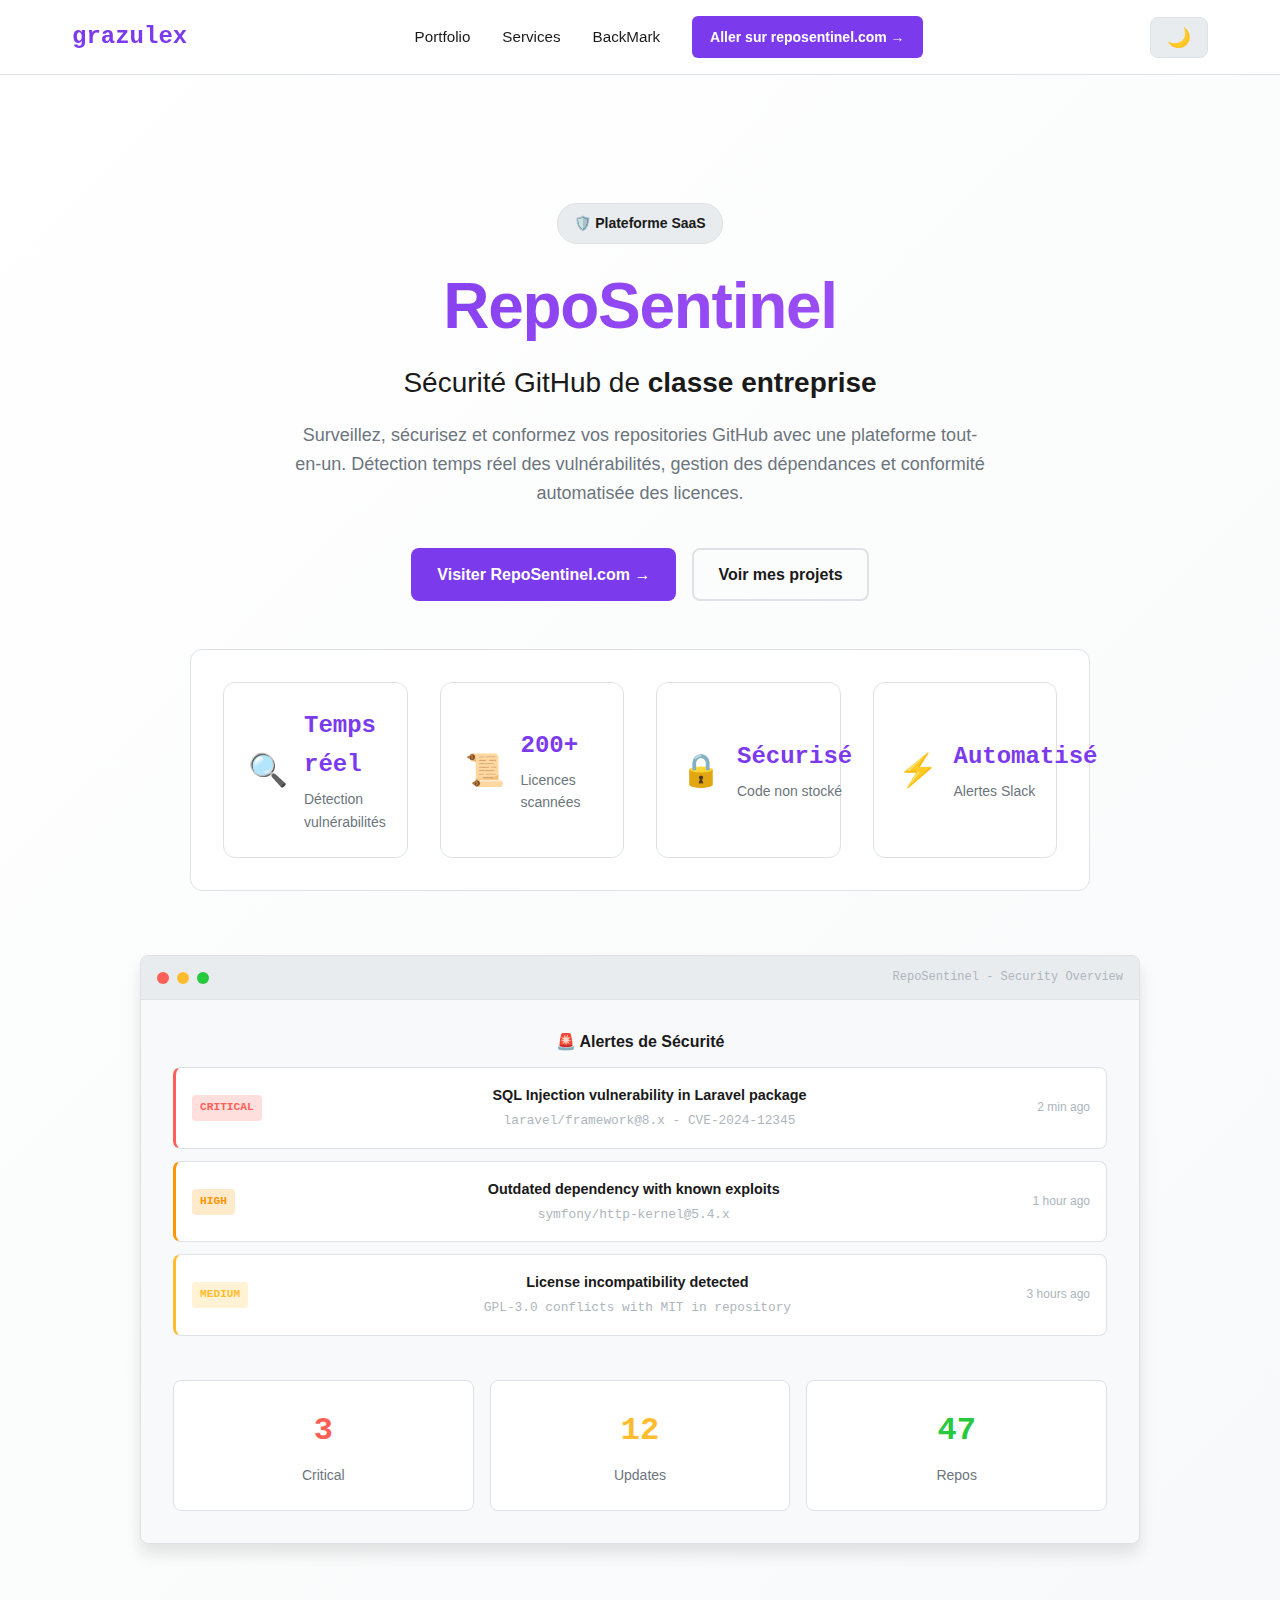
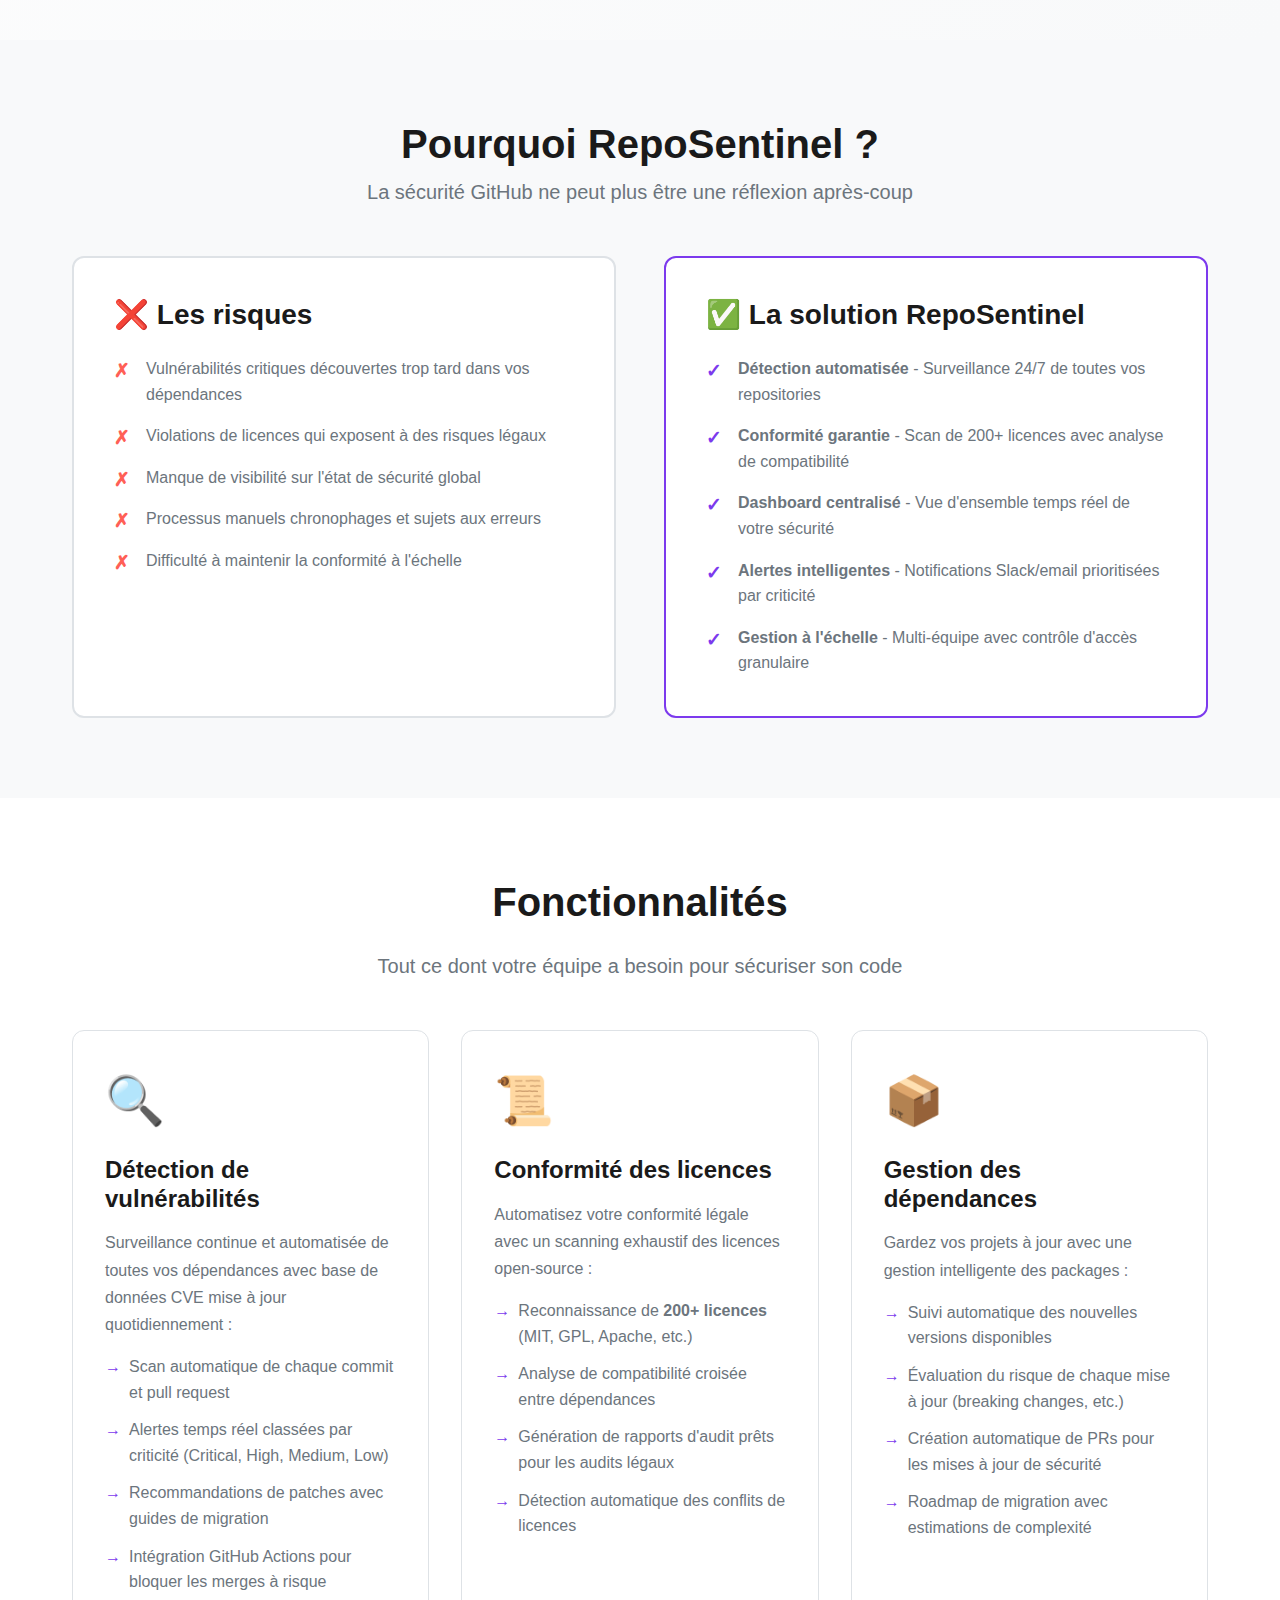
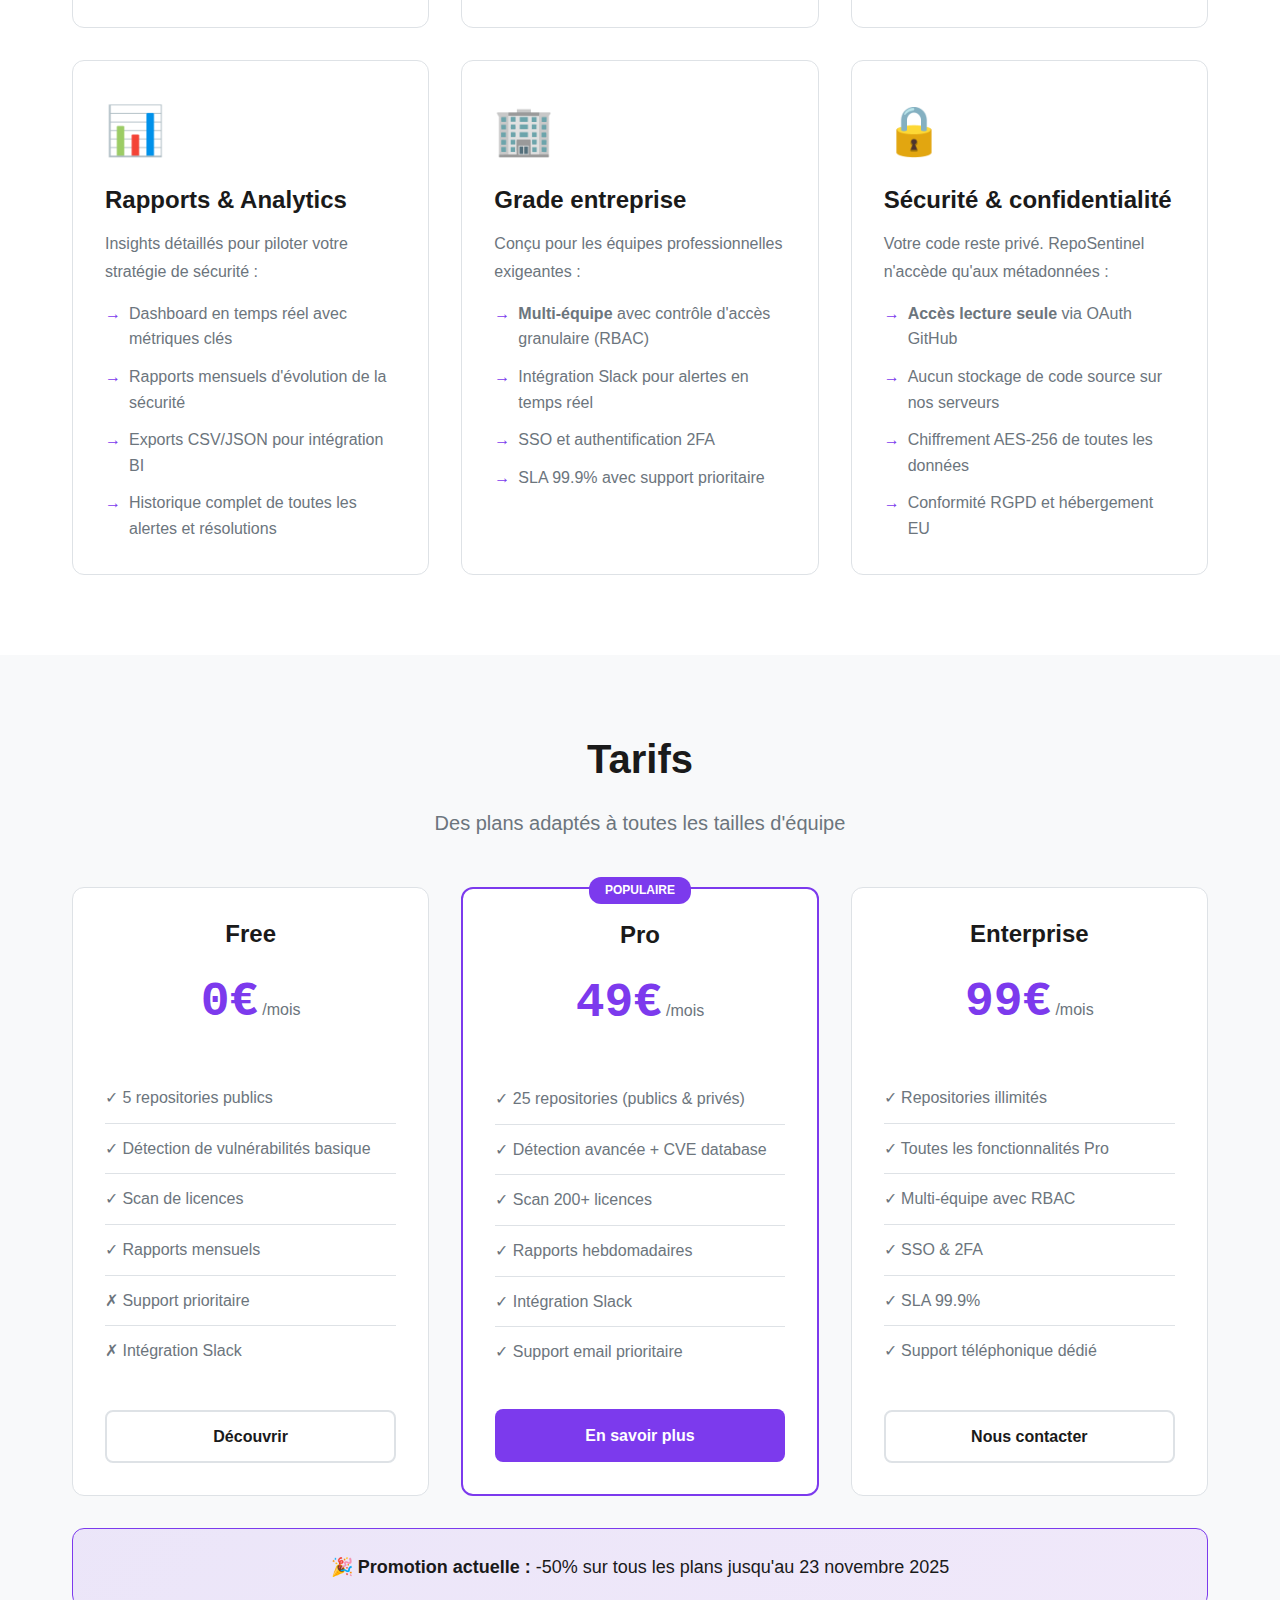
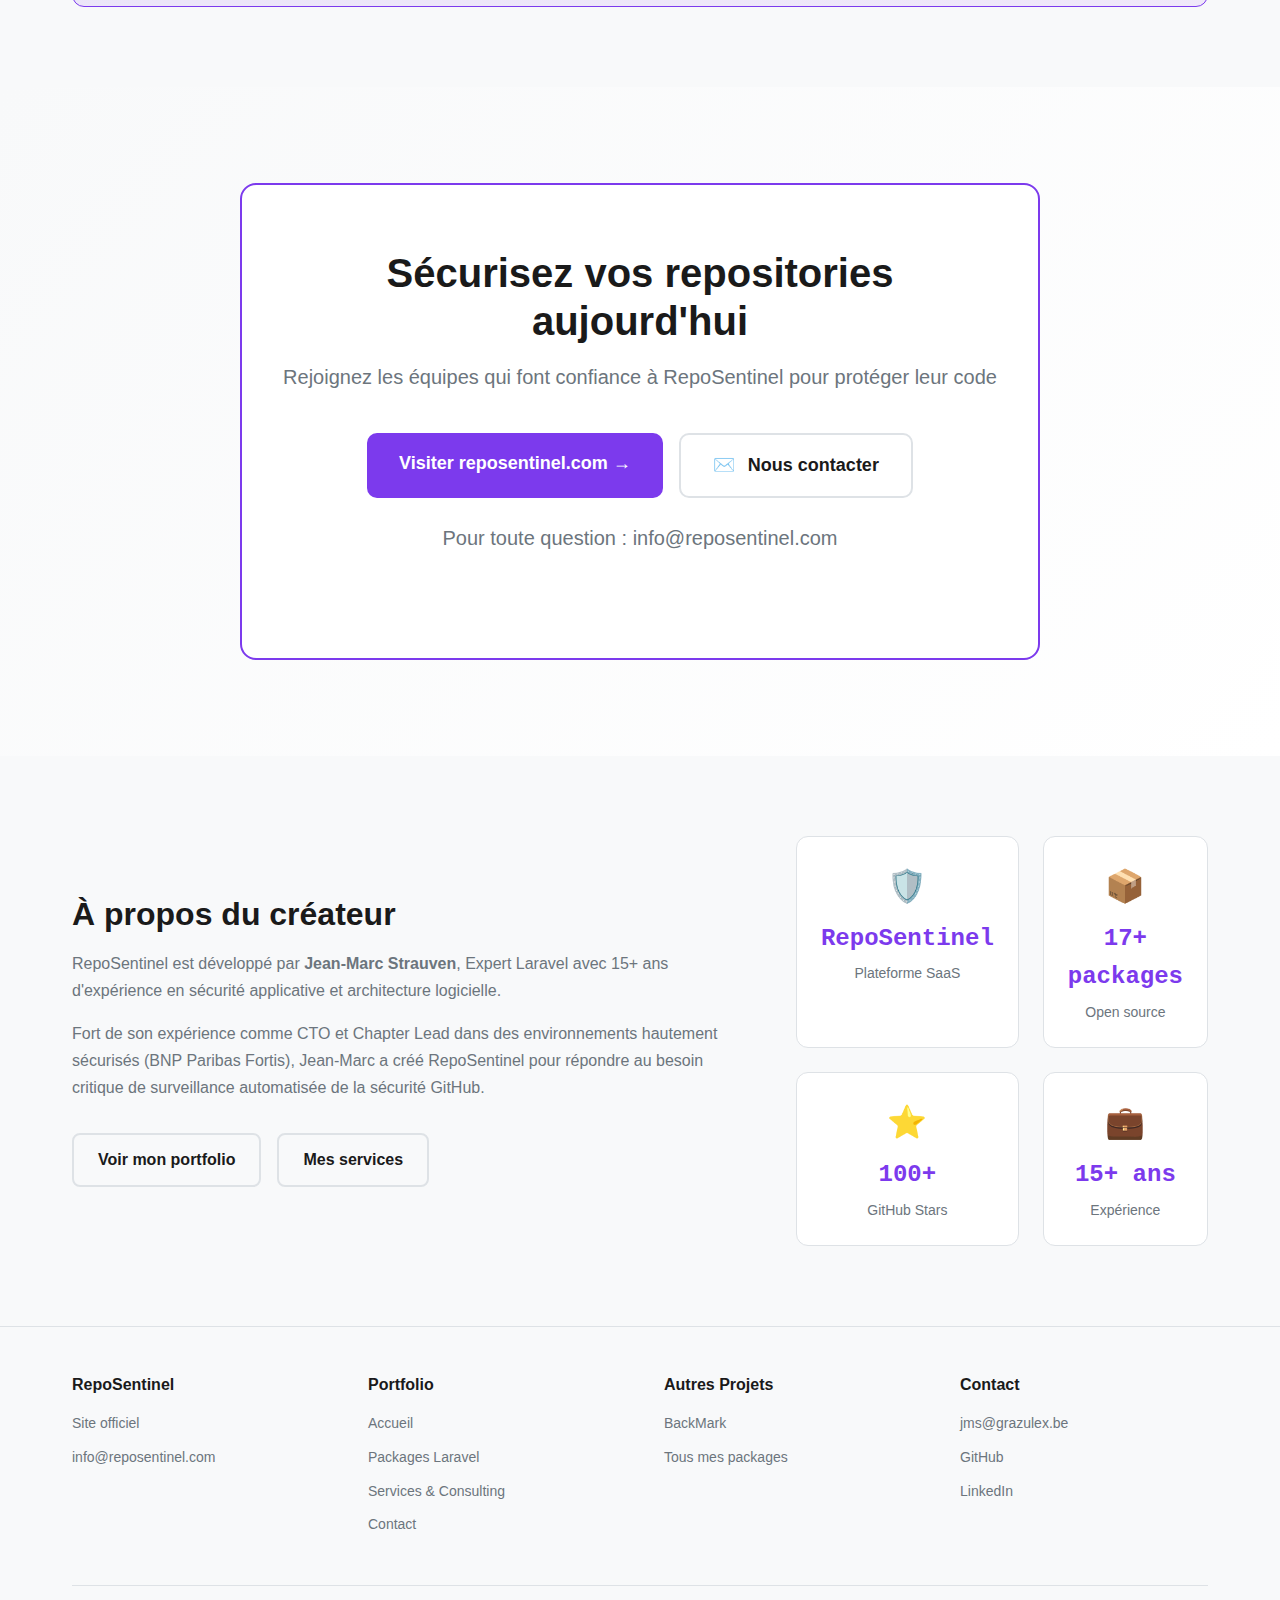
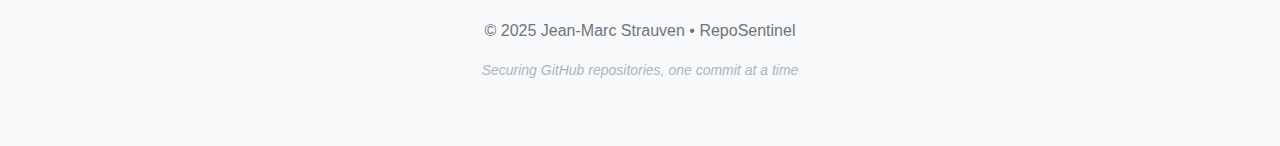
<file: reposentinel.html>
<!DOCTYPE html>
<html lang="fr">
<head>
    <meta charset="UTF-8">
    <meta name="viewport" content="width=device-width, initial-scale=1.0">
    <meta name="description" content="RepoSentinel - Plateforme de sécurité GitHub de classe entreprise. Détection de vulnérabilités, conformité des licences, gestion des dépendances en temps réel.">
    <meta name="keywords" content="RepoSentinel, GitHub Security, Repository Security, Vulnerability Detection, License Compliance, Dependency Management">
    <meta name="author" content="Jean-Marc Strauven">

    <!-- Open Graph -->
    <meta property="og:title" content="RepoSentinel - Sécurité GitHub de Classe Entreprise">
    <meta property="og:description" content="Surveillance temps réel, détection de vulnérabilités, conformité licences. Protection complète pour vos repositories GitHub.">
    <meta property="og:type" content="website">
    <meta property="og:url" content="https://grazulex.be/reposentinel">
    <meta property="og:image" content="https://grazulex.be/og-image.png">
    <meta property="og:locale" content="fr_BE">

    <!-- Twitter Card -->
    <meta name="twitter:card" content="summary_large_image">
    <meta name="twitter:title" content="RepoSentinel - Sécurité GitHub de Classe Entreprise">
    <meta name="twitter:description" content="Surveillance temps réel, détection de vulnérabilités, conformité licences">
    <meta name="twitter:image" content="https://grazulex.be/og-image.png">
    <meta name="twitter:creator" content="@Grazulex">

    <!-- SEO -->
    <link rel="canonical" href="https://grazulex.be/reposentinel">
    <meta name="theme-color" content="#7C3AED">
    <meta name="robots" content="index, follow">

    <title>RepoSentinel - Sécurité GitHub de Classe Entreprise | Jean-Marc Strauven</title>

    <!-- Favicon -->
    <link rel="icon" type="image/svg+xml" href="favicon.svg">

    <link rel="stylesheet" href="styles.css">

    <!-- Google tag (gtag.js) -->
    <script async src="https://www.googletagmanager.com/gtag/js?id=G-7QKT4YLQB7"></script>
    <script>
      window.dataLayer = window.dataLayer || [];
      function gtag(){dataLayer.push(arguments);}
      gtag('js', new Date());

      gtag('config', 'G-7QKT4YLQB7');
    </script>

    <!-- Structured Data (JSON-LD) -->
    <script type="application/ld+json">
    {
        "@context": "https://schema.org",
        "@type": "SoftwareApplication",
        "name": "RepoSentinel",
        "applicationCategory": "SecurityApplication",
        "operatingSystem": "Web",
        "offers": {
            "@type": "AggregateOffer",
            "priceCurrency": "EUR",
            "lowPrice": "0",
            "highPrice": "99.99"
        },
        "author": {
            "@type": "Person",
            "name": "Jean-Marc Strauven",
            "url": "https://grazulex.be"
        },
        "description": "Plateforme de sécurité GitHub de classe entreprise. Détection de vulnérabilités, conformité des licences, gestion des dépendances.",
        "url": "https://reposentinel.com"
    }
    </script>
</head>
<body class="dark-mode reposentinel-page">
    <!-- Header -->
    <header>
        <div class="container">
            <a href="index.html" class="logo">grazulex</a>
            <button id="mobile-menu-toggle" class="mobile-menu-toggle" aria-label="Toggle menu">
                <span class="hamburger-icon">☰</span>
            </button>
            <nav class="main-nav">
                <a href="index.html" class="nav-link">Portfolio</a>
                <a href="index.html#services" class="nav-link">Services</a>
                <a href="backmark.html" class="nav-link">BackMark</a>
                <a href="https://reposentinel.com" target="_blank" rel="noopener" class="btn btn-primary-small">Aller sur reposentinel.com →</a>
            </nav>
            <button id="theme-toggle" class="theme-toggle" aria-label="Toggle theme">
                <span class="sun-icon">☀️</span>
                <span class="moon-icon">🌙</span>
            </button>
        </div>
    </header>

    <!-- Hero Section -->
    <section class="reposentinel-hero">
        <div class="container">
            <div class="reposentinel-hero-content">
                <div class="hero-badge">
                    <span>🛡️ Plateforme SaaS</span>
                </div>
                <h1>RepoSentinel</h1>
                <p class="hero-tagline">Sécurité GitHub de <strong>classe entreprise</strong></p>
                <p class="hero-description">
                    Surveillez, sécurisez et conformez vos repositories GitHub avec une plateforme tout-en-un.
                    Détection temps réel des vulnérabilités, gestion des dépendances et conformité automatisée des licences.
                </p>

                <div class="hero-ctas">
                    <a href="https://reposentinel.com" target="_blank" rel="noopener" class="btn btn-primary">
                        Visiter RepoSentinel.com →
                    </a>
                    <a href="https://github.com/Grazulex" target="_blank" rel="noopener" class="btn btn-secondary">
                        Voir mes projets
                    </a>
                </div>

                <div class="hero-stats">
                    <div class="stat-item">
                        <span class="stat-icon">🔍</span>
                        <div>
                            <strong>Temps réel</strong>
                            <span>Détection vulnérabilités</span>
                        </div>
                    </div>
                    <div class="stat-item">
                        <span class="stat-icon">📜</span>
                        <div>
                            <strong>200+</strong>
                            <span>Licences scannées</span>
                        </div>
                    </div>
                    <div class="stat-item">
                        <span class="stat-icon">🔒</span>
                        <div>
                            <strong>Sécurisé</strong>
                            <span>Code non stocké</span>
                        </div>
                    </div>
                    <div class="stat-item">
                        <span class="stat-icon">⚡</span>
                        <div>
                            <strong>Automatisé</strong>
                            <span>Alertes Slack</span>
                        </div>
                    </div>
                </div>
            </div>

            <!-- Dashboard Demo -->
            <div class="dashboard-demo-large">
                <div class="dashboard-mockup">
                    <div class="dashboard-header">
                        <div class="dashboard-dots">
                            <span class="dash-dot red"></span>
                            <span class="dash-dot yellow"></span>
                            <span class="dash-dot green"></span>
                        </div>
                        <span class="dashboard-title">RepoSentinel - Security Overview</span>
                    </div>
                    <div class="dashboard-body-large">
                        <div class="dashboard-section">
                            <h3>🚨 Alertes de Sécurité</h3>
                            <div class="alert-item critical">
                                <span class="alert-severity">CRITICAL</span>
                                <div class="alert-info">
                                    <strong>SQL Injection vulnerability in Laravel package</strong>
                                    <span>laravel/framework@8.x - CVE-2024-12345</span>
                                </div>
                                <span class="alert-time">2 min ago</span>
                            </div>
                            <div class="alert-item high">
                                <span class="alert-severity">HIGH</span>
                                <div class="alert-info">
                                    <strong>Outdated dependency with known exploits</strong>
                                    <span>symfony/http-kernel@5.4.x</span>
                                </div>
                                <span class="alert-time">1 hour ago</span>
                            </div>
                            <div class="alert-item medium">
                                <span class="alert-severity">MEDIUM</span>
                                <div class="alert-info">
                                    <strong>License incompatibility detected</strong>
                                    <span>GPL-3.0 conflicts with MIT in repository</span>
                                </div>
                                <span class="alert-time">3 hours ago</span>
                            </div>
                        </div>
                        <div class="dashboard-stats-grid">
                            <div class="dash-stat">
                                <span class="dash-stat-number critical-color">3</span>
                                <span class="dash-stat-label">Critical</span>
                            </div>
                            <div class="dash-stat">
                                <span class="dash-stat-number warning-color">12</span>
                                <span class="dash-stat-label">Updates</span>
                            </div>
                            <div class="dash-stat">
                                <span class="dash-stat-number success-color">47</span>
                                <span class="dash-stat-label">Repos</span>
                            </div>
                        </div>
                    </div>
                </div>
            </div>
        </div>
    </section>

    <!-- Problem/Solution Section -->
    <section class="problem-solution">
        <div class="container">
            <div class="section-header">
                <h2>Pourquoi RepoSentinel ?</h2>
                <p class="section-subtitle">La sécurité GitHub ne peut plus être une réflexion après-coup</p>
            </div>

            <div class="ps-grid">
                <div class="problem-box">
                    <h3>❌ Les risques</h3>
                    <ul class="problem-list">
                        <li>Vulnérabilités critiques découvertes trop tard dans vos dépendances</li>
                        <li>Violations de licences qui exposent à des risques légaux</li>
                        <li>Manque de visibilité sur l'état de sécurité global</li>
                        <li>Processus manuels chronophages et sujets aux erreurs</li>
                        <li>Difficulté à maintenir la conformité à l'échelle</li>
                    </ul>
                </div>

                <div class="solution-box">
                    <h3>✅ La solution RepoSentinel</h3>
                    <ul class="solution-list">
                        <li><strong>Détection automatisée</strong> - Surveillance 24/7 de toutes vos repositories</li>
                        <li><strong>Conformité garantie</strong> - Scan de 200+ licences avec analyse de compatibilité</li>
                        <li><strong>Dashboard centralisé</strong> - Vue d'ensemble temps réel de votre sécurité</li>
                        <li><strong>Alertes intelligentes</strong> - Notifications Slack/email prioritisées par criticité</li>
                        <li><strong>Gestion à l'échelle</strong> - Multi-équipe avec contrôle d'accès granulaire</li>
                    </ul>
                </div>
            </div>
        </div>
    </section>

    <!-- Features Section -->
    <section class="features-detailed">
        <div class="container">
            <h2>Fonctionnalités</h2>
            <p class="section-subtitle">Tout ce dont votre équipe a besoin pour sécuriser son code</p>

            <div class="features-grid">
                <!-- Feature 1 -->
                <div class="feature-card">
                    <div class="feature-icon">🔍</div>
                    <h3>Détection de vulnérabilités</h3>
                    <p>Surveillance continue et automatisée de toutes vos dépendances avec base de données CVE mise à jour quotidiennement :</p>
                    <ul class="feature-list">
                        <li>Scan automatique de chaque commit et pull request</li>
                        <li>Alertes temps réel classées par criticité (Critical, High, Medium, Low)</li>
                        <li>Recommandations de patches avec guides de migration</li>
                        <li>Intégration GitHub Actions pour bloquer les merges à risque</li>
                    </ul>
                </div>

                <!-- Feature 2 -->
                <div class="feature-card">
                    <div class="feature-icon">📜</div>
                    <h3>Conformité des licences</h3>
                    <p>Automatisez votre conformité légale avec un scanning exhaustif des licences open-source :</p>
                    <ul class="feature-list">
                        <li>Reconnaissance de <strong>200+ licences</strong> (MIT, GPL, Apache, etc.)</li>
                        <li>Analyse de compatibilité croisée entre dépendances</li>
                        <li>Génération de rapports d'audit prêts pour les audits légaux</li>
                        <li>Détection automatique des conflits de licences</li>
                    </ul>
                </div>

                <!-- Feature 3 -->
                <div class="feature-card">
                    <div class="feature-icon">📦</div>
                    <h3>Gestion des dépendances</h3>
                    <p>Gardez vos projets à jour avec une gestion intelligente des packages :</p>
                    <ul class="feature-list">
                        <li>Suivi automatique des nouvelles versions disponibles</li>
                        <li>Évaluation du risque de chaque mise à jour (breaking changes, etc.)</li>
                        <li>Création automatique de PRs pour les mises à jour de sécurité</li>
                        <li>Roadmap de migration avec estimations de complexité</li>
                    </ul>
                </div>

                <!-- Feature 4 -->
                <div class="feature-card">
                    <div class="feature-icon">📊</div>
                    <h3>Rapports & Analytics</h3>
                    <p>Insights détaillés pour piloter votre stratégie de sécurité :</p>
                    <ul class="feature-list">
                        <li>Dashboard en temps réel avec métriques clés</li>
                        <li>Rapports mensuels d'évolution de la sécurité</li>
                        <li>Exports CSV/JSON pour intégration BI</li>
                        <li>Historique complet de toutes les alertes et résolutions</li>
                    </ul>
                </div>

                <!-- Feature 5 -->
                <div class="feature-card">
                    <div class="feature-icon">🏢</div>
                    <h3>Grade entreprise</h3>
                    <p>Conçu pour les équipes professionnelles exigeantes :</p>
                    <ul class="feature-list">
                        <li><strong>Multi-équipe</strong> avec contrôle d'accès granulaire (RBAC)</li>
                        <li>Intégration Slack pour alertes en temps réel</li>
                        <li>SSO et authentification 2FA</li>
                        <li>SLA 99.9% avec support prioritaire</li>
                    </ul>
                </div>

                <!-- Feature 6 -->
                <div class="feature-card">
                    <div class="feature-icon">🔒</div>
                    <h3>Sécurité & confidentialité</h3>
                    <p>Votre code reste privé. RepoSentinel n'accède qu'aux métadonnées :</p>
                    <ul class="feature-list">
                        <li><strong>Accès lecture seule</strong> via OAuth GitHub</li>
                        <li>Aucun stockage de code source sur nos serveurs</li>
                        <li>Chiffrement AES-256 de toutes les données</li>
                        <li>Conformité RGPD et hébergement EU</li>
                    </ul>
                </div>
            </div>
        </div>
    </section>

    <!-- Pricing Section -->
    <section class="pricing-section">
        <div class="container">
            <h2>Tarifs</h2>
            <p class="section-subtitle">Des plans adaptés à toutes les tailles d'équipe</p>

            <div class="pricing-grid">
                <!-- Free Plan -->
                <div class="pricing-card">
                    <div class="pricing-header">
                        <h3>Free</h3>
                        <div class="pricing-price">
                            <span class="price-amount">0€</span>
                            <span class="price-period">/mois</span>
                        </div>
                    </div>
                    <ul class="pricing-features">
                        <li>✓ 5 repositories publics</li>
                        <li>✓ Détection de vulnérabilités basique</li>
                        <li>✓ Scan de licences</li>
                        <li>✓ Rapports mensuels</li>
                        <li>✗ Support prioritaire</li>
                        <li>✗ Intégration Slack</li>
                    </ul>
                    <a href="https://reposentinel.com" target="_blank" rel="noopener" class="btn btn-secondary">
                        Découvrir
                    </a>
                </div>

                <!-- Pro Plan -->
                <div class="pricing-card featured">
                    <div class="pricing-badge">Populaire</div>
                    <div class="pricing-header">
                        <h3>Pro</h3>
                        <div class="pricing-price">
                            <span class="price-amount">49€</span>
                            <span class="price-period">/mois</span>
                        </div>
                    </div>
                    <ul class="pricing-features">
                        <li>✓ 25 repositories (publics & privés)</li>
                        <li>✓ Détection avancée + CVE database</li>
                        <li>✓ Scan 200+ licences</li>
                        <li>✓ Rapports hebdomadaires</li>
                        <li>✓ Intégration Slack</li>
                        <li>✓ Support email prioritaire</li>
                    </ul>
                    <a href="https://reposentinel.com" target="_blank" rel="noopener" class="btn btn-primary">
                        En savoir plus
                    </a>
                </div>

                <!-- Enterprise Plan -->
                <div class="pricing-card">
                    <div class="pricing-header">
                        <h3>Enterprise</h3>
                        <div class="pricing-price">
                            <span class="price-amount">99€</span>
                            <span class="price-period">/mois</span>
                        </div>
                    </div>
                    <ul class="pricing-features">
                        <li>✓ Repositories illimités</li>
                        <li>✓ Toutes les fonctionnalités Pro</li>
                        <li>✓ Multi-équipe avec RBAC</li>
                        <li>✓ SSO & 2FA</li>
                        <li>✓ SLA 99.9%</li>
                        <li>✓ Support téléphonique dédié</li>
                    </ul>
                    <a href="mailto:info@reposentinel.com" class="btn btn-secondary">
                        Nous contacter
                    </a>
                </div>
            </div>

            <div class="pricing-note">
                <p>🎉 <strong>Promotion actuelle :</strong> -50% sur tous les plans jusqu'au 23 novembre 2025</p>
            </div>
        </div>
    </section>

    <!-- CTA Section -->
    <section class="cta-section">
        <div class="container">
            <div class="cta-box-large">
                <h2>Sécurisez vos repositories aujourd'hui</h2>
                <p>Rejoignez les équipes qui font confiance à RepoSentinel pour protéger leur code</p>
                <div class="cta-buttons">
                    <a href="https://reposentinel.com" target="_blank" rel="noopener" class="btn btn-primary-large">
                        Visiter reposentinel.com →
                    </a>
                    <a href="mailto:info@reposentinel.com" class="btn btn-secondary-large">
                        <span class="btn-icon">✉️</span> Nous contacter
                    </a>
                </div>
                <p class="cta-note">Pour toute question : info@reposentinel.com</p>
            </div>
        </div>
    </section>

    <!-- About Creator Section -->
    <section class="creator-section">
        <div class="container">
            <div class="creator-content">
                <div class="creator-text">
                    <h3>À propos du créateur</h3>
                    <p>
                        RepoSentinel est développé par <strong>Jean-Marc Strauven</strong>, Expert Laravel avec 15+ ans d'expérience
                        en sécurité applicative et architecture logicielle.
                    </p>
                    <p>
                        Fort de son expérience comme CTO et Chapter Lead dans des environnements hautement sécurisés (BNP Paribas Fortis),
                        Jean-Marc a créé RepoSentinel pour répondre au besoin critique de surveillance automatisée de la sécurité GitHub.
                    </p>
                    <div class="creator-links">
                        <a href="index.html" class="btn btn-secondary">Voir mon portfolio</a>
                        <a href="index.html#services" class="btn btn-secondary">Mes services</a>
                    </div>
                </div>
                <div class="creator-stats">
                    <div class="creator-stat">
                        <span class="stat-icon">🛡️</span>
                        <strong>RepoSentinel</strong>
                        <span>Plateforme SaaS</span>
                    </div>
                    <div class="creator-stat">
                        <span class="stat-icon">📦</span>
                        <strong>17+ packages</strong>
                        <span>Open source</span>
                    </div>
                    <div class="creator-stat">
                        <span class="stat-icon">⭐</span>
                        <strong>100+</strong>
                        <span>GitHub Stars</span>
                    </div>
                    <div class="creator-stat">
                        <span class="stat-icon">💼</span>
                        <strong>15+ ans</strong>
                        <span>Expérience</span>
                    </div>
                </div>
            </div>
        </div>
    </section>

    <!-- Footer -->
    <footer>
        <div class="container">
            <div class="footer-content">
                <div class="footer-col">
                    <h4>RepoSentinel</h4>
                    <ul class="footer-links">
                        <li><a href="https://reposentinel.com" target="_blank" rel="noopener">Site officiel</a></li>
                        <li><a href="mailto:info@reposentinel.com">info@reposentinel.com</a></li>
                    </ul>
                </div>
                <div class="footer-col">
                    <h4>Portfolio</h4>
                    <ul class="footer-links">
                        <li><a href="index.html">Accueil</a></li>
                        <li><a href="index.html#packages">Packages Laravel</a></li>
                        <li><a href="index.html#services">Services & Consulting</a></li>
                        <li><a href="index.html#contact">Contact</a></li>
                    </ul>
                </div>
                <div class="footer-col">
                    <h4>Autres Projets</h4>
                    <ul class="footer-links">
                        <li><a href="backmark.html">BackMark</a></li>
                        <li><a href="index.html#packages">Tous mes packages</a></li>
                    </ul>
                </div>
                <div class="footer-col">
                    <h4>Contact</h4>
                    <ul class="footer-links">
                        <li><a href="mailto:jms@grazulex.be">jms@grazulex.be</a></li>
                        <li><a href="https://github.com/Grazulex" target="_blank" rel="noopener">GitHub</a></li>
                        <li><a href="https://www.linkedin.com/in/jean-marc-strauven/" target="_blank" rel="noopener">LinkedIn</a></li>
                    </ul>
                </div>
            </div>
            <div class="footer-bottom">
                <p>&copy; 2025 Jean-Marc Strauven • RepoSentinel</p>
                <p class="footer-tagline">Securing GitHub repositories, one commit at a time</p>
            </div>
        </div>
    </footer>

    <script src="script.js"></script>
</body>
</html>
</file>
<file: styles.css>
/* Reset & Base Styles */
* {
    margin: 0;
    padding: 0;
    box-sizing: border-box;
}

:root {
    /* Light Mode Colors */
    --bg-primary: #ffffff;
    --bg-secondary: #f8f9fa;
    --bg-tertiary: #e9ecef;
    --text-primary: #1a1a1a;
    --text-secondary: #6c757d;
    --text-tertiary: #adb5bd;
    --border-color: #dee2e6;
    --card-bg: #ffffff;
    --card-border: #dee2e6;
    --accent: #FF2D20;
    --accent-hover: #e02815;
    --success: #10b981;
    --code-bg: #f1f3f5;

    /* Shadows */
    --shadow-sm: 0 1px 2px rgba(0, 0, 0, 0.05);
    --shadow-md: 0 4px 6px rgba(0, 0, 0, 0.07);
    --shadow-lg: 0 10px 15px rgba(0, 0, 0, 0.1);
}

/* Dark Mode Colors */
body.dark-mode {
    --bg-primary: #0d1117;
    --bg-secondary: #161b22;
    --bg-tertiary: #21262d;
    --text-primary: #e6edf3;
    --text-secondary: #8b949e;
    --text-tertiary: #6e7681;
    --border-color: #30363d;
    --card-bg: #161b22;
    --card-border: #30363d;
    --accent: #FF2D20;
    --accent-hover: #ff4533;
    --success: #10b981;
    --code-bg: #0d1117;

    /* Shadows for dark mode */
    --shadow-sm: 0 1px 2px rgba(0, 0, 0, 0.3);
    --shadow-md: 0 4px 6px rgba(0, 0, 0, 0.4);
    --shadow-lg: 0 10px 15px rgba(0, 0, 0, 0.5);
}

/* Typography */
body {
    font-family: -apple-system, BlinkMacSystemFont, 'Segoe UI', 'Roboto', 'Oxygen', 'Ubuntu', 'Cantarell', 'Fira Sans', 'Droid Sans', 'Helvetica Neue', sans-serif;
    font-size: 16px;
    line-height: 1.6;
    color: var(--text-primary);
    background-color: var(--bg-primary);
    transition: background-color 0.3s ease, color 0.3s ease;
}

h1, h2, h3, h4, h5, h6 {
    font-weight: 700;
    line-height: 1.2;
    margin-bottom: 1rem;
    color: var(--text-primary);
}

h1 {
    font-size: 3rem;
    letter-spacing: -0.02em;
}

h2 {
    font-size: 2.5rem;
    margin-bottom: 1.5rem;
}

h3 {
    font-size: 1.5rem;
}

p {
    margin-bottom: 1rem;
    color: var(--text-secondary);
}

a {
    color: var(--accent);
    text-decoration: none;
    transition: color 0.2s ease;
}

a:hover {
    color: var(--accent-hover);
}

/* Container */
.container {
    max-width: 1200px;
    margin: 0 auto;
    padding: 0 2rem;
}

/* Header */
header {
    position: sticky;
    top: 0;
    background-color: var(--bg-primary);
    border-bottom: 1px solid var(--border-color);
    padding: 1rem 0;
    z-index: 100;
    backdrop-filter: blur(10px);
    background-color: rgba(13, 17, 23, 0.95);
}

body:not(.dark-mode) header {
    background-color: rgba(255, 255, 255, 0.95);
}

header .container {
    display: flex;
    justify-content: space-between;
    align-items: center;
}

.logo {
    font-size: 1.5rem;
    font-weight: 700;
    color: var(--accent);
    font-family: 'Courier New', monospace;
}

.theme-toggle {
    background: var(--bg-tertiary);
    border: 1px solid var(--border-color);
    border-radius: 8px;
    padding: 0.5rem 1rem;
    cursor: pointer;
    font-size: 1.2rem;
    transition: all 0.2s ease;
    display: flex;
    align-items: center;
    gap: 0.5rem;
}

.theme-toggle:hover {
    background: var(--bg-secondary);
    transform: scale(1.05);
}

.dark-mode .sun-icon {
    display: inline;
}

.dark-mode .moon-icon {
    display: none;
}

body:not(.dark-mode) .sun-icon {
    display: none;
}

body:not(.dark-mode) .moon-icon {
    display: inline;
}

/* Buttons */
.btn {
    display: inline-block;
    padding: 0.75rem 1.5rem;
    border-radius: 8px;
    font-weight: 600;
    font-size: 1rem;
    transition: all 0.2s ease;
    border: 2px solid transparent;
    cursor: pointer;
    text-align: center;
}

.btn-primary {
    background-color: var(--accent);
    color: white;
}

.btn-primary:hover {
    background-color: var(--accent-hover);
    transform: translateY(-2px);
    box-shadow: var(--shadow-md);
}

.btn-secondary {
    background-color: transparent;
    color: var(--text-primary);
    border: 2px solid var(--border-color);
}

.btn-secondary:hover {
    background-color: var(--bg-tertiary);
    border-color: var(--accent);
    color: var(--accent);
    transform: translateY(-2px);
}

/* Sections */
section {
    padding: 5rem 0;
}

.section-subtitle {
    font-size: 1.25rem;
    color: var(--text-secondary);
    text-align: center;
    margin-bottom: 3rem;
}

/* Hero Section */
.hero {
    padding: 6rem 0;
    text-align: center;
    background: linear-gradient(135deg, var(--bg-primary) 0%, var(--bg-secondary) 100%);
}

.hero-content {
    max-width: 900px;
    margin: 0 auto;
}

.hero h1 {
    margin-bottom: 1rem;
    background: linear-gradient(135deg, var(--accent) 0%, #ff6b5a 100%);
    -webkit-background-clip: text;
    -webkit-text-fill-color: transparent;
    background-clip: text;
}

.hero-subtitle {
    font-size: 1.5rem;
    color: var(--text-secondary);
    margin-bottom: 1.5rem;
    font-weight: 500;
}

.hero-description {
    font-size: 1.125rem;
    color: var(--text-secondary);
    max-width: 700px;
    margin: 0 auto 3rem;
}

.hero-stats {
    display: grid;
    grid-template-columns: repeat(auto-fit, minmax(150px, 1fr));
    gap: 2rem;
    margin: 3rem 0;
    padding: 2rem;
    background: var(--card-bg);
    border: 1px solid var(--border-color);
    border-radius: 12px;
}

.stat {
    text-align: center;
}

.stat-number {
    font-size: 2.5rem;
    font-weight: 700;
    color: var(--accent);
    margin-bottom: 0.5rem;
    font-family: 'Courier New', monospace;
}

.stat-label {
    font-size: 0.875rem;
    color: var(--text-secondary);
    text-transform: uppercase;
    letter-spacing: 0.05em;
}

.hero-ctas {
    display: flex;
    gap: 1rem;
    justify-content: center;
    flex-wrap: wrap;
}

/* Packages Section */
.packages {
    background-color: var(--bg-secondary);
}

.packages h2 {
    text-align: center;
}

.packages-grid {
    display: grid;
    grid-template-columns: repeat(auto-fit, minmax(320px, 1fr));
    gap: 2rem;
    margin-bottom: 3rem;
}

.package-card {
    background: var(--card-bg);
    border: 1px solid var(--card-border);
    border-radius: 12px;
    padding: 2rem;
    transition: all 0.3s ease;
    display: flex;
    flex-direction: column;
}

.package-card:hover {
    transform: translateY(-4px);
    box-shadow: var(--shadow-lg);
    border-color: var(--accent);
}

.package-icon {
    font-size: 3rem;
    margin-bottom: 1rem;
}

.package-card h3 {
    color: var(--text-primary);
    margin-bottom: 1rem;
}

.package-stats {
    display: flex;
    gap: 0.5rem;
    margin-bottom: 1rem;
    flex-wrap: wrap;
}

.badge {
    font-size: 0.75rem;
    padding: 0.25rem 0.75rem;
    border-radius: 12px;
    background: var(--bg-tertiary);
    color: var(--text-secondary);
    font-weight: 600;
    text-transform: uppercase;
    letter-spacing: 0.05em;
}

.package-description {
    color: var(--text-secondary);
    margin-bottom: 1.5rem;
    flex-grow: 1;
}

.package-features {
    display: flex;
    gap: 0.5rem;
    margin-bottom: 1.5rem;
    flex-wrap: wrap;
}

.tag {
    font-size: 0.75rem;
    padding: 0.25rem 0.5rem;
    border-radius: 4px;
    background: var(--code-bg);
    color: var(--accent);
    font-family: 'Courier New', monospace;
    border: 1px solid var(--border-color);
}

.package-link {
    color: var(--accent);
    font-weight: 600;
    display: inline-flex;
    align-items: center;
    gap: 0.5rem;
    margin-top: auto;
}

.package-link:hover {
    gap: 0.75rem;
}

.more-packages {
    text-align: center;
    padding: 2rem;
    background: var(--card-bg);
    border: 1px dashed var(--border-color);
    border-radius: 12px;
}

.more-packages p {
    margin-bottom: 1.5rem;
    color: var(--text-secondary);
}

/* Services Section */
.services h2 {
    text-align: center;
}

.services-grid {
    display: grid;
    grid-template-columns: repeat(auto-fit, minmax(320px, 1fr));
    gap: 2rem;
    margin-bottom: 2rem;
}

.service-card {
    background: var(--card-bg);
    border: 1px solid var(--card-border);
    border-radius: 12px;
    padding: 2rem;
    transition: all 0.3s ease;
}

.service-card:hover {
    transform: translateY(-4px);
    box-shadow: var(--shadow-lg);
    border-color: var(--accent);
}

.service-icon {
    font-size: 3rem;
    margin-bottom: 1rem;
}

.service-card h3 {
    color: var(--text-primary);
    margin-bottom: 1rem;
}

.service-description {
    color: var(--text-secondary);
    margin-bottom: 1.5rem;
}

.service-details {
    list-style: none;
    margin-bottom: 1.5rem;
}

.service-details li {
    padding: 0.5rem 0;
    padding-left: 1.5rem;
    position: relative;
    color: var(--text-secondary);
}

.service-details li::before {
    content: "✓";
    position: absolute;
    left: 0;
    color: var(--success);
    font-weight: bold;
}

.service-pricing {
    display: flex;
    gap: 1rem;
    align-items: center;
    padding-top: 1rem;
    border-top: 1px solid var(--border-color);
}

.duration {
    font-size: 0.875rem;
    color: var(--text-tertiary);
}

.price {
    font-size: 1.25rem;
    font-weight: 700;
    color: var(--accent);
    font-family: 'Courier New', monospace;
}

.availability-note {
    text-align: center;
    padding: 1.5rem;
    background: var(--bg-tertiary);
    border: 1px solid var(--border-color);
    border-radius: 12px;
    margin-top: 2rem;
}

.availability-note p {
    display: inline;
    color: var(--text-secondary);
    margin: 0;
}

.availability-icon {
    font-size: 1.5rem;
    margin-right: 0.5rem;
}

/* About Section */
.about {
    background-color: var(--bg-secondary);
}

.about h2 {
    text-align: center;
}

.about-content {
    display: grid;
    grid-template-columns: 1fr 1fr;
    gap: 4rem;
    margin-top: 2rem;
}

.about-text {
    display: flex;
    flex-direction: column;
    gap: 1rem;
}

.lead {
    font-size: 1.125rem;
    color: var(--text-primary);
}

.about-text strong {
    color: var(--accent);
}

.timeline h3 {
    margin-bottom: 1.5rem;
    color: var(--text-primary);
}

.timeline-item {
    display: flex;
    gap: 1.5rem;
    padding: 1rem 0;
    border-left: 2px solid var(--border-color);
    padding-left: 1.5rem;
    position: relative;
}

.timeline-item::before {
    content: "";
    position: absolute;
    left: -5px;
    top: 1.5rem;
    width: 8px;
    height: 8px;
    border-radius: 50%;
    background-color: var(--accent);
}

.timeline-year {
    font-weight: 700;
    color: var(--accent);
    font-family: 'Courier New', monospace;
    min-width: 100px;
}

.timeline-content {
    display: flex;
    flex-direction: column;
    gap: 0.25rem;
}

.timeline-content strong {
    color: var(--text-primary);
}

.timeline-content span {
    color: var(--text-secondary);
    font-size: 0.875rem;
}

/* Contact Section */
.contact h2 {
    text-align: center;
}

.contact-content {
    display: grid;
    grid-template-columns: 1fr 1fr;
    gap: 4rem;
    margin-top: 2rem;
}

.contact-info {
    display: flex;
    flex-direction: column;
    gap: 1.5rem;
}

.contact-item {
    display: flex;
    align-items: flex-start;
    gap: 1rem;
    padding: 1rem;
    background: var(--card-bg);
    border: 1px solid var(--border-color);
    border-radius: 8px;
    transition: all 0.2s ease;
}

.contact-item:hover {
    border-color: var(--accent);
    transform: translateX(4px);
}

.contact-icon {
    font-size: 1.5rem;
}

.contact-item div {
    display: flex;
    flex-direction: column;
    gap: 0.25rem;
}

.contact-item strong {
    color: var(--text-primary);
    font-size: 0.875rem;
    text-transform: uppercase;
    letter-spacing: 0.05em;
}

.contact-item a {
    color: var(--accent);
    font-size: 1rem;
}

.contact-item span {
    color: var(--text-secondary);
}

.cta-box {
    background: var(--card-bg);
    border: 1px solid var(--card-border);
    border-radius: 12px;
    padding: 2rem;
    text-align: center;
}

.cta-box h3 {
    color: var(--text-primary);
    margin-bottom: 1rem;
}

.cta-box p {
    color: var(--text-secondary);
    margin-bottom: 2rem;
}

.response-time {
    font-size: 0.875rem;
    color: var(--text-tertiary);
    margin-top: 1rem;
}

/* Footer */
footer {
    background-color: var(--bg-secondary);
    border-top: 1px solid var(--border-color);
    padding: 3rem 0;
    text-align: center;
}

.footer-content {
    display: flex;
    flex-direction: column;
    gap: 0.5rem;
}

.footer-content p {
    color: var(--text-secondary);
    margin: 0;
}

.footer-tagline {
    font-size: 0.875rem;
    color: var(--text-tertiary);
    font-style: italic;
}

/* Navigation */
.main-nav {
    display: flex;
    align-items: center;
    gap: 2rem;
}

.nav-link {
    color: var(--text-primary);
    font-weight: 500;
    font-size: 0.95rem;
    transition: color 0.2s ease;
    position: relative;
}

.nav-link:hover {
    color: var(--accent);
}

.nav-link::after {
    content: '';
    position: absolute;
    bottom: -5px;
    left: 0;
    width: 0;
    height: 2px;
    background-color: var(--accent);
    transition: width 0.2s ease;
}

.nav-link:hover::after {
    width: 100%;
}

.btn-primary-small {
    background-color: var(--accent);
    color: white;
    padding: 0.5rem 1rem;
    border-radius: 6px;
    font-weight: 600;
    font-size: 0.875rem;
    transition: all 0.2s ease;
}

.btn-primary-small:hover {
    background-color: var(--accent-hover);
    transform: translateY(-2px);
}

/* BackMark Featured Section */
.backmark-featured {
    background: linear-gradient(135deg, var(--bg-primary) 0%, var(--bg-secondary) 100%);
    border-top: 1px solid var(--border-color);
    border-bottom: 1px solid var(--border-color);
}

.featured-badge {
    display: inline-flex;
    align-items: center;
    gap: 0.5rem;
    background: var(--accent);
    color: white;
    padding: 0.5rem 1rem;
    border-radius: 20px;
    font-weight: 600;
    font-size: 0.875rem;
    margin-bottom: 2rem;
}

.badge-icon {
    font-size: 1.2rem;
}

.backmark-content {
    display: grid;
    grid-template-columns: 1fr 1fr;
    gap: 4rem;
    align-items: center;
}

.backmark-text h2 {
    font-size: 3rem;
    margin-bottom: 0.5rem;
    background: linear-gradient(135deg, #00D4AA 0%, #00A8CC 100%);
    -webkit-background-clip: text;
    -webkit-text-fill-color: transparent;
    background-clip: text;
}

.backmark-tagline {
    font-size: 1.5rem;
    color: var(--text-primary);
    margin-bottom: 1.5rem;
    font-weight: 600;
}

.backmark-description {
    font-size: 1.125rem;
    color: var(--text-secondary);
    margin-bottom: 2rem;
    line-height: 1.7;
}

.backmark-highlights {
    display: grid;
    grid-template-columns: repeat(2, 1fr);
    gap: 1.5rem;
    margin-bottom: 2rem;
}

.highlight-item {
    display: flex;
    gap: 1rem;
    padding: 1rem;
    background: var(--card-bg);
    border: 1px solid var(--border-color);
    border-radius: 8px;
    transition: all 0.2s ease;
}

.highlight-item:hover {
    border-color: #00D4AA;
    transform: translateY(-2px);
}

.highlight-icon {
    font-size: 2rem;
    flex-shrink: 0;
}

.highlight-item strong {
    color: var(--text-primary);
    display: block;
    margin-bottom: 0.25rem;
    font-size: 0.95rem;
}

.highlight-item p {
    color: var(--text-secondary);
    font-size: 0.875rem;
    margin: 0;
}

.backmark-ctas {
    display: flex;
    gap: 1rem;
    flex-wrap: wrap;
}

/* CLI Window Mockup */
.cli-window {
    background: var(--bg-secondary);
    border: 1px solid var(--border-color);
    border-radius: 8px;
    overflow: hidden;
    box-shadow: var(--shadow-lg);
}

.cli-header {
    background: var(--bg-tertiary);
    padding: 0.75rem 1rem;
    display: flex;
    align-items: center;
    gap: 0.5rem;
    border-bottom: 1px solid var(--border-color);
}

.cli-dot {
    width: 12px;
    height: 12px;
    border-radius: 50%;
}

.cli-dot.red {
    background: #ff5f56;
}

.cli-dot.yellow {
    background: #ffbd2e;
}

.cli-dot.green {
    background: #27c93f;
}

.cli-title {
    margin-left: auto;
    font-size: 0.75rem;
    color: var(--text-tertiary);
    font-family: 'Courier New', monospace;
}

.cli-body {
    padding: 1.5rem;
    font-family: 'Courier New', Monaco, monospace;
    font-size: 0.9rem;
    line-height: 1.6;
    overflow-x: auto;
}

.cli-body pre {
    margin: 0;
}

.cli-body code {
    color: var(--text-primary);
}

.cli-prompt {
    color: #00D4AA;
    font-weight: bold;
}

.cli-section {
    color: #FFD700;
    font-weight: bold;
}

.cli-task {
    color: #8b949e;
}

.cli-task-active {
    color: #00D4AA;
}

.cli-meta {
    color: #6e7681;
    font-size: 0.85rem;
}

.cli-tags {
    color: #FF2D20;
    font-size: 0.85rem;
}

.cli-stats {
    color: #8b949e;
    font-style: italic;
}

.cli-highlight {
    color: #00D4AA;
    font-weight: bold;
}

.cli-cursor {
    color: var(--accent);
    animation: blink 1s infinite;
}

@keyframes blink {
    0%, 50% { opacity: 1; }
    51%, 100% { opacity: 0; }
}

/* BackMark Page Styles */
.backmark-page {
    --accent: #00D4AA;
    --accent-hover: #00A8CC;
}

/* RepoSentinel Featured Section */
.reposentinel-featured {
    background: linear-gradient(135deg, var(--bg-secondary) 0%, var(--bg-primary) 100%);
    border-top: 1px solid var(--border-color);
    border-bottom: 1px solid var(--border-color);
}

.reposentinel-badge {
    background: #7C3AED;
}

.reposentinel-content {
    display: grid;
    grid-template-columns: 1fr 1fr;
    gap: 4rem;
    align-items: center;
}

.reposentinel-text h2 {
    font-size: 3rem;
    margin-bottom: 0.5rem;
    background: linear-gradient(135deg, #7C3AED 0%, #A855F7 100%);
    -webkit-background-clip: text;
    -webkit-text-fill-color: transparent;
    background-clip: text;
}

.reposentinel-tagline {
    font-size: 1.5rem;
    color: var(--text-primary);
    margin-bottom: 1.5rem;
    font-weight: 600;
}

.reposentinel-description {
    font-size: 1.125rem;
    color: var(--text-secondary);
    margin-bottom: 2rem;
    line-height: 1.7;
}

.reposentinel-highlights {
    display: grid;
    grid-template-columns: repeat(2, 1fr);
    gap: 1.5rem;
    margin-bottom: 2rem;
}

.reposentinel-ctas {
    display: flex;
    gap: 1rem;
    flex-wrap: wrap;
}

/* Dashboard Mockup */
.dashboard-mockup {
    background: var(--bg-secondary);
    border: 1px solid var(--border-color);
    border-radius: 8px;
    overflow: hidden;
    box-shadow: var(--shadow-lg);
}

.dashboard-header {
    background: var(--bg-tertiary);
    padding: 0.75rem 1rem;
    display: flex;
    align-items: center;
    gap: 0.5rem;
    border-bottom: 1px solid var(--border-color);
}

.dashboard-dots {
    display: flex;
    gap: 0.5rem;
}

.dash-dot {
    width: 12px;
    height: 12px;
    border-radius: 50%;
}

.dash-dot.red {
    background: #ff5f56;
}

.dash-dot.yellow {
    background: #ffbd2e;
}

.dash-dot.green {
    background: #27c93f;
}

.dashboard-title {
    margin-left: auto;
    font-size: 0.75rem;
    color: var(--text-tertiary);
    font-family: 'Courier New', monospace;
}

.dashboard-body {
    padding: 1.5rem;
    display: flex;
    flex-direction: column;
    gap: 1rem;
}

.dashboard-stat {
    display: flex;
    align-items: center;
    gap: 1rem;
    padding: 1rem;
    background: var(--card-bg);
    border: 1px solid var(--border-color);
    border-radius: 8px;
}

.dashboard-stat.critical {
    border-left: 3px solid #ff5f56;
}

.dashboard-stat.warning {
    border-left: 3px solid #ffbd2e;
}

.dashboard-stat.success {
    border-left: 3px solid #27c93f;
}

.stat-icon-large {
    font-size: 2rem;
}

.stat-info {
    display: flex;
    flex-direction: column;
    gap: 0.25rem;
}

.stat-info strong {
    color: var(--text-primary);
    font-size: 1rem;
}

.stat-info span {
    color: var(--text-secondary);
    font-size: 0.875rem;
}

.dashboard-licenses {
    padding: 1rem;
    background: var(--card-bg);
    border: 1px solid var(--border-color);
    border-radius: 8px;
}

.license-title {
    font-size: 0.875rem;
    color: var(--text-secondary);
    margin-bottom: 0.5rem;
}

.license-bar {
    height: 8px;
    background: var(--bg-tertiary);
    border-radius: 4px;
    overflow: hidden;
    margin-bottom: 0.5rem;
}

.license-fill {
    height: 100%;
    width: 100%;
    background: linear-gradient(90deg, #27c93f 0%, #10b981 100%);
}

.license-status {
    font-size: 0.875rem;
    color: #27c93f;
    font-weight: 600;
}

/* RepoSentinel Page Styles */
.reposentinel-page {
    --accent: #7C3AED;
    --accent-hover: #A855F7;
}

.reposentinel-hero {
    padding: 8rem 0 6rem;
    background: linear-gradient(135deg, var(--bg-primary) 0%, var(--bg-secondary) 100%);
    text-align: center;
}

.reposentinel-hero-content {
    max-width: 900px;
    margin: 0 auto 4rem;
}

.reposentinel-hero h1 {
    font-size: 4rem;
    margin-bottom: 1rem;
    background: linear-gradient(135deg, #7C3AED 0%, #A855F7 100%);
    -webkit-background-clip: text;
    -webkit-text-fill-color: transparent;
    background-clip: text;
}

.reposentinel-hero .hero-tagline {
    font-size: 1.75rem;
    color: var(--text-primary);
    margin-bottom: 1rem;
}

.reposentinel-hero .hero-description {
    font-size: 1.125rem;
    color: var(--text-secondary);
    margin-bottom: 2.5rem;
}

.dashboard-demo-large {
    max-width: 1000px;
    margin: 0 auto;
}

.dashboard-body-large {
    padding: 2rem;
    display: flex;
    flex-direction: column;
    gap: 2rem;
}

.dashboard-section h3 {
    font-size: 1rem;
    color: var(--text-primary);
    margin-bottom: 1rem;
}

.alert-item {
    display: flex;
    align-items: center;
    gap: 1rem;
    padding: 1rem;
    background: var(--card-bg);
    border: 1px solid var(--border-color);
    border-radius: 8px;
    margin-bottom: 0.75rem;
    border-left: 3px solid;
}

.alert-item.critical {
    border-left-color: #ff5f56;
}

.alert-item.high {
    border-left-color: #ff9500;
}

.alert-item.medium {
    border-left-color: #ffbd2e;
}

.alert-severity {
    font-size: 0.7rem;
    font-weight: 700;
    padding: 0.25rem 0.5rem;
    border-radius: 4px;
    font-family: 'Courier New', monospace;
}

.alert-item.critical .alert-severity {
    background: rgba(255, 95, 86, 0.2);
    color: #ff5f56;
}

.alert-item.high .alert-severity {
    background: rgba(255, 149, 0, 0.2);
    color: #ff9500;
}

.alert-item.medium .alert-severity {
    background: rgba(255, 189, 46, 0.2);
    color: #ffbd2e;
}

.alert-info {
    flex: 1;
    display: flex;
    flex-direction: column;
    gap: 0.25rem;
}

.alert-info strong {
    color: var(--text-primary);
    font-size: 0.9rem;
}

.alert-info span {
    color: var(--text-tertiary);
    font-size: 0.8rem;
    font-family: 'Courier New', monospace;
}

.alert-time {
    font-size: 0.75rem;
    color: var(--text-tertiary);
    white-space: nowrap;
}

.dashboard-stats-grid {
    display: grid;
    grid-template-columns: repeat(3, 1fr);
    gap: 1rem;
}

.dash-stat {
    display: flex;
    flex-direction: column;
    align-items: center;
    padding: 1.5rem 1rem;
    background: var(--card-bg);
    border: 1px solid var(--border-color);
    border-radius: 8px;
}

.dash-stat-number {
    font-size: 2rem;
    font-weight: 700;
    font-family: 'Courier New', monospace;
    margin-bottom: 0.5rem;
}

.critical-color {
    color: #ff5f56;
}

.warning-color {
    color: #ffbd2e;
}

.success-color {
    color: #27c93f;
}

.dash-stat-label {
    font-size: 0.875rem;
    color: var(--text-secondary);
}

/* Pricing Section */
.pricing-section {
    background: var(--bg-secondary);
}

.pricing-section h2 {
    text-align: center;
}

.pricing-grid {
    display: grid;
    grid-template-columns: repeat(3, 1fr);
    gap: 2rem;
    margin-bottom: 2rem;
}

.pricing-card {
    background: var(--card-bg);
    border: 1px solid var(--border-color);
    border-radius: 12px;
    padding: 2rem;
    display: flex;
    flex-direction: column;
    position: relative;
    transition: all 0.3s ease;
}

.pricing-card:hover {
    transform: translateY(-4px);
    box-shadow: var(--shadow-lg);
}

.pricing-card.featured {
    border: 2px solid var(--accent);
}

.pricing-badge {
    position: absolute;
    top: -12px;
    left: 50%;
    transform: translateX(-50%);
    background: var(--accent);
    color: white;
    padding: 0.25rem 1rem;
    border-radius: 12px;
    font-size: 0.75rem;
    font-weight: 700;
    text-transform: uppercase;
}

.pricing-header {
    text-align: center;
    margin-bottom: 2rem;
}

.pricing-header h3 {
    font-size: 1.5rem;
    color: var(--text-primary);
    margin-bottom: 1rem;
}

.pricing-price {
    display: flex;
    align-items: baseline;
    justify-content: center;
    gap: 0.25rem;
}

.price-amount {
    font-size: 3rem;
    font-weight: 700;
    color: var(--accent);
    font-family: 'Courier New', monospace;
}

.price-period {
    font-size: 1rem;
    color: var(--text-secondary);
}

.pricing-features {
    list-style: none;
    margin-bottom: 2rem;
    flex-grow: 1;
}

.pricing-features li {
    padding: 0.75rem 0;
    color: var(--text-secondary);
    border-bottom: 1px solid var(--border-color);
}

.pricing-features li:last-child {
    border-bottom: none;
}

.pricing-card .btn {
    width: 100%;
    text-align: center;
}

.pricing-note {
    text-align: center;
    padding: 1.5rem;
    background: linear-gradient(135deg, rgba(124, 58, 237, 0.1) 0%, rgba(168, 85, 247, 0.1) 100%);
    border: 1px solid var(--accent);
    border-radius: 12px;
}

.pricing-note p {
    margin: 0;
    color: var(--text-primary);
    font-size: 1.125rem;
}

.backmark-hero {
    padding: 8rem 0 6rem;
    background: linear-gradient(135deg, var(--bg-primary) 0%, var(--bg-secondary) 100%);
    text-align: center;
}

.backmark-hero-content {
    max-width: 900px;
    margin: 0 auto 4rem;
}

.hero-badge {
    display: inline-flex;
    align-items: center;
    gap: 0.5rem;
    background: var(--bg-tertiary);
    border: 1px solid var(--border-color);
    padding: 0.5rem 1rem;
    border-radius: 20px;
    font-size: 0.875rem;
    font-weight: 600;
    margin-bottom: 1.5rem;
    color: var(--text-primary);
}

.backmark-hero h1 {
    font-size: 4rem;
    margin-bottom: 1rem;
    background: linear-gradient(135deg, #00D4AA 0%, #00A8CC 100%);
    -webkit-background-clip: text;
    -webkit-text-fill-color: transparent;
    background-clip: text;
}

.backmark-hero .hero-tagline {
    font-size: 1.75rem;
    color: var(--text-primary);
    margin-bottom: 1rem;
}

.backmark-hero .hero-description {
    font-size: 1.125rem;
    color: var(--text-secondary);
    margin-bottom: 2.5rem;
}

.backmark-hero .hero-stats {
    display: grid;
    grid-template-columns: repeat(4, 1fr);
    gap: 2rem;
    background: none;
    border: none;
    padding: 0;
    margin-bottom: 2rem;
}

.stat-item {
    display: flex;
    align-items: center;
    gap: 1rem;
    padding: 1.5rem;
    background: var(--card-bg);
    border: 1px solid var(--border-color);
    border-radius: 12px;
    transition: all 0.2s ease;
}

.stat-item:hover {
    transform: translateY(-2px);
    border-color: var(--accent);
}

.stat-item .stat-icon {
    font-size: 2rem;
}

.stat-item div {
    display: flex;
    flex-direction: column;
    gap: 0.25rem;
    text-align: left;
}

.stat-item strong {
    font-size: 1.5rem;
    color: var(--accent);
    font-family: 'Courier New', monospace;
}

.stat-item span {
    font-size: 0.875rem;
    color: var(--text-secondary);
}

.cli-demo-large {
    max-width: 1000px;
    margin: 0 auto;
}

.cli-demo-large .cli-body {
    padding: 2rem;
    font-size: 0.95rem;
}

/* Problem/Solution Section */
.problem-solution {
    background: var(--bg-secondary);
}

.section-header {
    text-align: center;
    margin-bottom: 3rem;
}

.section-header h2 {
    margin-bottom: 0.5rem;
}

.ps-grid {
    display: grid;
    grid-template-columns: 1fr 1fr;
    gap: 3rem;
}

.problem-box,
.solution-box {
    padding: 2.5rem;
    border-radius: 12px;
    border: 2px solid var(--border-color);
}

.problem-box {
    background: var(--card-bg);
}

.solution-box {
    background: var(--card-bg);
    border-color: var(--accent);
}

.problem-box h3,
.solution-box h3 {
    font-size: 1.75rem;
    margin-bottom: 1.5rem;
}

.problem-list,
.solution-list {
    list-style: none;
    display: flex;
    flex-direction: column;
    gap: 1rem;
}

.problem-list li,
.solution-list li {
    padding-left: 2rem;
    position: relative;
    color: var(--text-secondary);
    line-height: 1.6;
}

.problem-list li::before {
    content: "✗";
    position: absolute;
    left: 0;
    color: #ff5f56;
    font-weight: bold;
    font-size: 1.2rem;
}

.solution-list li::before {
    content: "✓";
    position: absolute;
    left: 0;
    color: var(--accent);
    font-weight: bold;
    font-size: 1.2rem;
}

/* Features Section */
.features-detailed {
    background: var(--bg-primary);
}

.features-detailed h2 {
    text-align: center;
}

.features-grid {
    display: grid;
    grid-template-columns: repeat(auto-fit, minmax(350px, 1fr));
    gap: 2rem;
}

.feature-card {
    background: var(--card-bg);
    border: 1px solid var(--border-color);
    border-radius: 12px;
    padding: 2rem;
    transition: all 0.3s ease;
}

.feature-card:hover {
    transform: translateY(-4px);
    box-shadow: var(--shadow-lg);
    border-color: var(--accent);
}

.feature-icon {
    font-size: 3rem;
    margin-bottom: 1rem;
}

.feature-card h3 {
    color: var(--text-primary);
    margin-bottom: 1rem;
}

.feature-card p {
    color: var(--text-secondary);
    margin-bottom: 1rem;
    line-height: 1.7;
}

.feature-list {
    list-style: none;
    display: flex;
    flex-direction: column;
    gap: 0.75rem;
}

.feature-list li {
    padding-left: 1.5rem;
    position: relative;
    color: var(--text-secondary);
}

.feature-list li::before {
    content: "→";
    position: absolute;
    left: 0;
    color: var(--accent);
    font-weight: bold;
}

/* Comparison Section */
.comparison {
    background: var(--bg-secondary);
}

.comparison h2 {
    text-align: center;
}

.comparison-table-wrapper {
    overflow-x: auto;
}

.comparison-table {
    width: 100%;
    border-collapse: collapse;
    background: var(--card-bg);
    border: 1px solid var(--border-color);
    border-radius: 12px;
    overflow: hidden;
}

.comparison-table thead {
    background: var(--bg-tertiary);
}

.comparison-table th {
    padding: 1rem;
    text-align: left;
    font-weight: 600;
    color: var(--text-primary);
    border-bottom: 2px solid var(--border-color);
}

.comparison-table td {
    padding: 1rem;
    border-bottom: 1px solid var(--border-color);
    color: var(--text-secondary);
}

.comparison-table tr:last-child td {
    border-bottom: none;
}

.comparison-table .highlight-col {
    background: linear-gradient(135deg, rgba(0, 212, 170, 0.1) 0%, rgba(0, 168, 204, 0.1) 100%);
    font-weight: 600;
    color: var(--accent);
}

.comparison-table tbody tr:hover {
    background: var(--bg-tertiary);
}

/* Getting Started Section */
.getting-started {
    background: var(--bg-primary);
}

.getting-started h2 {
    text-align: center;
}

.steps-grid {
    display: grid;
    grid-template-columns: repeat(3, 1fr);
    gap: 2rem;
    margin-bottom: 3rem;
}

.step-card {
    background: var(--card-bg);
    border: 1px solid var(--border-color);
    border-radius: 12px;
    padding: 2rem;
    position: relative;
}

.step-number {
    position: absolute;
    top: -1.5rem;
    left: 2rem;
    width: 3rem;
    height: 3rem;
    background: var(--accent);
    color: white;
    border-radius: 50%;
    display: flex;
    align-items: center;
    justify-content: center;
    font-size: 1.5rem;
    font-weight: bold;
}

.step-card h3 {
    margin-top: 1rem;
    margin-bottom: 1.5rem;
    color: var(--text-primary);
}

.code-block {
    background: var(--code-bg);
    border: 1px solid var(--border-color);
    border-radius: 8px;
    padding: 1rem;
    overflow-x: auto;
}

.code-block pre {
    margin: 0;
    font-family: 'Courier New', monospace;
    font-size: 0.875rem;
    line-height: 1.6;
}

.code-block code {
    color: var(--text-primary);
}

.docs-cta {
    text-align: center;
    padding: 3rem;
    background: var(--card-bg);
    border: 1px solid var(--border-color);
    border-radius: 12px;
}

.docs-cta p {
    font-size: 1.125rem;
    margin-bottom: 2rem;
}

.docs-buttons {
    display: flex;
    gap: 1rem;
    justify-content: center;
    flex-wrap: wrap;
}

/* CTA Section */
.cta-section {
    background: linear-gradient(135deg, var(--bg-secondary) 0%, var(--bg-primary) 100%);
    padding: 6rem 0;
}

.cta-box-large {
    text-align: center;
    padding: 4rem 2rem;
    background: var(--card-bg);
    border: 2px solid var(--accent);
    border-radius: 16px;
    max-width: 800px;
    margin: 0 auto;
}

.cta-box-large h2 {
    font-size: 2.5rem;
    margin-bottom: 1rem;
}

.cta-box-large > p {
    font-size: 1.25rem;
    color: var(--text-secondary);
    margin-bottom: 2.5rem;
}

.cta-buttons {
    display: flex;
    gap: 1rem;
    justify-content: center;
    flex-wrap: wrap;
    margin-bottom: 1.5rem;
}

.btn-primary-large,
.btn-secondary-large {
    padding: 1rem 2rem;
    font-size: 1.125rem;
    border-radius: 10px;
}

.btn-primary-large {
    background-color: var(--accent);
    color: white;
    border: none;
    font-weight: 600;
    transition: all 0.2s ease;
}

.btn-primary-large:hover {
    background-color: var(--accent-hover);
    transform: translateY(-2px);
    box-shadow: var(--shadow-md);
}

.btn-secondary-large {
    background-color: transparent;
    color: var(--text-primary);
    border: 2px solid var(--border-color);
    font-weight: 600;
    transition: all 0.2s ease;
}

.btn-secondary-large:hover {
    background-color: var(--bg-tertiary);
    border-color: var(--accent);
    color: var(--accent);
    transform: translateY(-2px);
}

.btn-icon {
    margin-right: 0.5rem;
}

.cta-note {
    font-size: 0.875rem;
    color: var(--text-tertiary);
    margin: 0;
}

/* Creator Section */
.creator-section {
    background: var(--bg-secondary);
}

.creator-content {
    display: grid;
    grid-template-columns: 2fr 1fr;
    gap: 4rem;
    align-items: center;
}

.creator-text h3 {
    font-size: 2rem;
    margin-bottom: 1rem;
    color: var(--text-primary);
}

.creator-text p {
    color: var(--text-secondary);
    line-height: 1.7;
    margin-bottom: 1rem;
}

.creator-links {
    display: flex;
    gap: 1rem;
    margin-top: 2rem;
}

.creator-stats {
    display: grid;
    grid-template-columns: repeat(2, 1fr);
    gap: 1.5rem;
}

.creator-stat {
    display: flex;
    flex-direction: column;
    align-items: center;
    text-align: center;
    padding: 1.5rem;
    background: var(--card-bg);
    border: 1px solid var(--border-color);
    border-radius: 12px;
    transition: all 0.2s ease;
}

.creator-stat:hover {
    transform: translateY(-2px);
    border-color: var(--accent);
}

.creator-stat .stat-icon {
    font-size: 2rem;
    margin-bottom: 0.5rem;
}

.creator-stat strong {
    font-size: 1.5rem;
    color: var(--accent);
    font-family: 'Courier New', monospace;
    margin-bottom: 0.25rem;
}

.creator-stat span {
    font-size: 0.875rem;
    color: var(--text-secondary);
}

/* Footer Columns */
.footer-content {
    display: grid;
    grid-template-columns: repeat(4, 1fr);
    gap: 3rem;
    margin-bottom: 3rem;
    text-align: left;
}

.footer-col h4 {
    color: var(--text-primary);
    margin-bottom: 1rem;
    font-size: 1rem;
}

.footer-links {
    list-style: none;
    display: flex;
    flex-direction: column;
    gap: 0.5rem;
}

.footer-links a {
    color: var(--text-secondary);
    font-size: 0.875rem;
    transition: color 0.2s ease;
}

.footer-links a:hover {
    color: var(--accent);
}

.footer-bottom {
    text-align: center;
    padding-top: 2rem;
    border-top: 1px solid var(--border-color);
}

/* Mobile Menu Toggle */
.mobile-menu-toggle {
    display: none;
    background: var(--bg-tertiary);
    border: 1px solid var(--border-color);
    border-radius: 8px;
    padding: 0.5rem 1rem;
    cursor: pointer;
    font-size: 1.5rem;
    transition: all 0.2s ease;
    color: var(--text-primary);
}

.mobile-menu-toggle:hover {
    background: var(--bg-secondary);
    transform: scale(1.05);
}

.hamburger-icon {
    display: inline-block;
    line-height: 1;
}

/* Responsive Design */
@media (max-width: 768px) {
    .container {
        padding: 0 1.5rem;
    }

    h1 {
        font-size: 2rem;
    }

    h2 {
        font-size: 1.75rem;
    }

    section {
        padding: 3rem 0;
    }

    .hero {
        padding: 4rem 0;
    }

    .hero-stats {
        grid-template-columns: repeat(2, 1fr);
        gap: 1.5rem;
        padding: 1.5rem;
    }

    .stat-number {
        font-size: 2rem;
    }

    .hero-ctas {
        flex-direction: column;
    }

    .btn {
        width: 100%;
    }

    .packages-grid,
    .services-grid {
        grid-template-columns: 1fr;
    }

    .about-content {
        grid-template-columns: 1fr;
        gap: 2rem;
    }

    .contact-content {
        grid-template-columns: 1fr;
        gap: 2rem;
    }

    .timeline-item {
        flex-direction: column;
        gap: 0.5rem;
    }

    .timeline-year {
        min-width: auto;
    }

    /* Mobile menu styles */
    .mobile-menu-toggle {
        display: block;
        order: 2;
        z-index: 101;
    }

    header .container {
        position: relative;
        display: flex;
        justify-content: space-between;
        align-items: center;
    }

    .logo {
        order: 1;
    }

    .theme-toggle {
        order: 3;
        margin-left: 1rem;
        z-index: 101;
    }

    .main-nav {
        position: absolute;
        top: 100%;
        left: 0;
        right: 0;
        background: var(--bg-primary);
        border: 1px solid var(--border-color);
        border-top: none;
        flex-direction: column;
        gap: 0;
        padding: 1rem 0;
        margin-top: 1rem;
        border-radius: 0 0 8px 8px;
        box-shadow: var(--shadow-lg);
        display: none;
        z-index: 100;
        order: 4;
    }

    .main-nav.active {
        display: flex;
    }

    .nav-link {
        padding: 0.75rem 2rem;
        border-bottom: 1px solid var(--border-color);
    }

    .nav-link:last-child {
        border-bottom: none;
    }

    .nav-link::after {
        display: none;
    }

    .main-nav .btn-primary-small {
        margin: 0.75rem 2rem;
        display: block;
        text-align: center;
        width: calc(100% - 4rem);
        border-bottom: none;
    }

    .backmark-content {
        grid-template-columns: 1fr;
        gap: 2rem;
    }

    .backmark-highlights {
        grid-template-columns: 1fr;
    }

    .backmark-text h2 {
        font-size: 2rem;
    }

    .backmark-tagline {
        font-size: 1.25rem;
    }

    .cli-demo-large .cli-body {
        padding: 1rem;
        font-size: 0.8rem;
    }

    .backmark-hero h1 {
        font-size: 2.5rem;
    }

    .backmark-hero .hero-tagline {
        font-size: 1.25rem;
    }

    .backmark-hero .hero-stats {
        grid-template-columns: repeat(2, 1fr);
    }

    .ps-grid {
        grid-template-columns: 1fr;
        gap: 2rem;
    }

    .features-grid {
        grid-template-columns: 1fr;
    }

    .comparison-table {
        font-size: 0.875rem;
    }

    .comparison-table th,
    .comparison-table td {
        padding: 0.75rem;
    }

    .steps-grid {
        grid-template-columns: 1fr;
    }

    .creator-content {
        grid-template-columns: 1fr;
        gap: 2rem;
    }

    .creator-stats {
        grid-template-columns: repeat(2, 1fr);
    }

    .footer-content {
        grid-template-columns: repeat(2, 1fr);
        gap: 2rem;
    }

    /* RepoSentinel responsive */
    .reposentinel-content {
        grid-template-columns: 1fr;
        gap: 2rem;
    }

    .reposentinel-highlights {
        grid-template-columns: 1fr;
    }

    .reposentinel-text h2 {
        font-size: 2rem;
    }

    .reposentinel-tagline {
        font-size: 1.25rem;
    }

    .dashboard-body {
        padding: 1rem;
    }

    .dashboard-body-large {
        padding: 1rem;
    }

    .alert-item {
        flex-direction: column;
        align-items: flex-start;
    }

    .alert-time {
        align-self: flex-end;
    }

    .dashboard-stats-grid {
        grid-template-columns: 1fr;
    }

    .reposentinel-hero h1 {
        font-size: 2.5rem;
    }

    .reposentinel-hero .hero-tagline {
        font-size: 1.25rem;
    }

    .reposentinel-hero .hero-stats {
        grid-template-columns: repeat(2, 1fr);
    }

    .pricing-grid {
        grid-template-columns: 1fr;
    }
}

@media (max-width: 480px) {
    h1 {
        font-size: 1.75rem;
    }

    h2 {
        font-size: 1.5rem;
    }

    .hero-subtitle {
        font-size: 1.125rem;
    }

    .hero-stats {
        grid-template-columns: 1fr;
    }

    .package-card,
    .service-card {
        padding: 1.5rem;
    }

    /* BackMark mobile */
    .backmark-hero h1 {
        font-size: 2rem;
    }

    .backmark-hero .hero-stats {
        grid-template-columns: 1fr;
    }

    .stat-item {
        padding: 1rem;
    }

    .cli-body {
        padding: 1rem;
        font-size: 0.75rem;
    }

    .footer-content {
        grid-template-columns: 1fr;
    }

    .creator-stats {
        grid-template-columns: 1fr;
    }

    /* RepoSentinel mobile */
    .reposentinel-hero h1 {
        font-size: 2rem;
    }

    .reposentinel-hero .hero-stats {
        grid-template-columns: 1fr;
    }

    .dashboard-body-large {
        padding: 0.75rem;
    }

    .alert-item {
        padding: 0.75rem;
    }

    .dashboard-stat {
        padding: 0.75rem;
    }

    .pricing-card {
        padding: 1.5rem;
    }
}

/* Smooth scrolling */
html {
    scroll-behavior: smooth;
}

/* Selection color */
::selection {
    background-color: var(--accent);
    color: white;
}

/* Easter egg: Konami code rainbow animation */
@keyframes rainbow {
    0% { filter: hue-rotate(0deg); }
    100% { filter: hue-rotate(360deg); }
}
</file>
